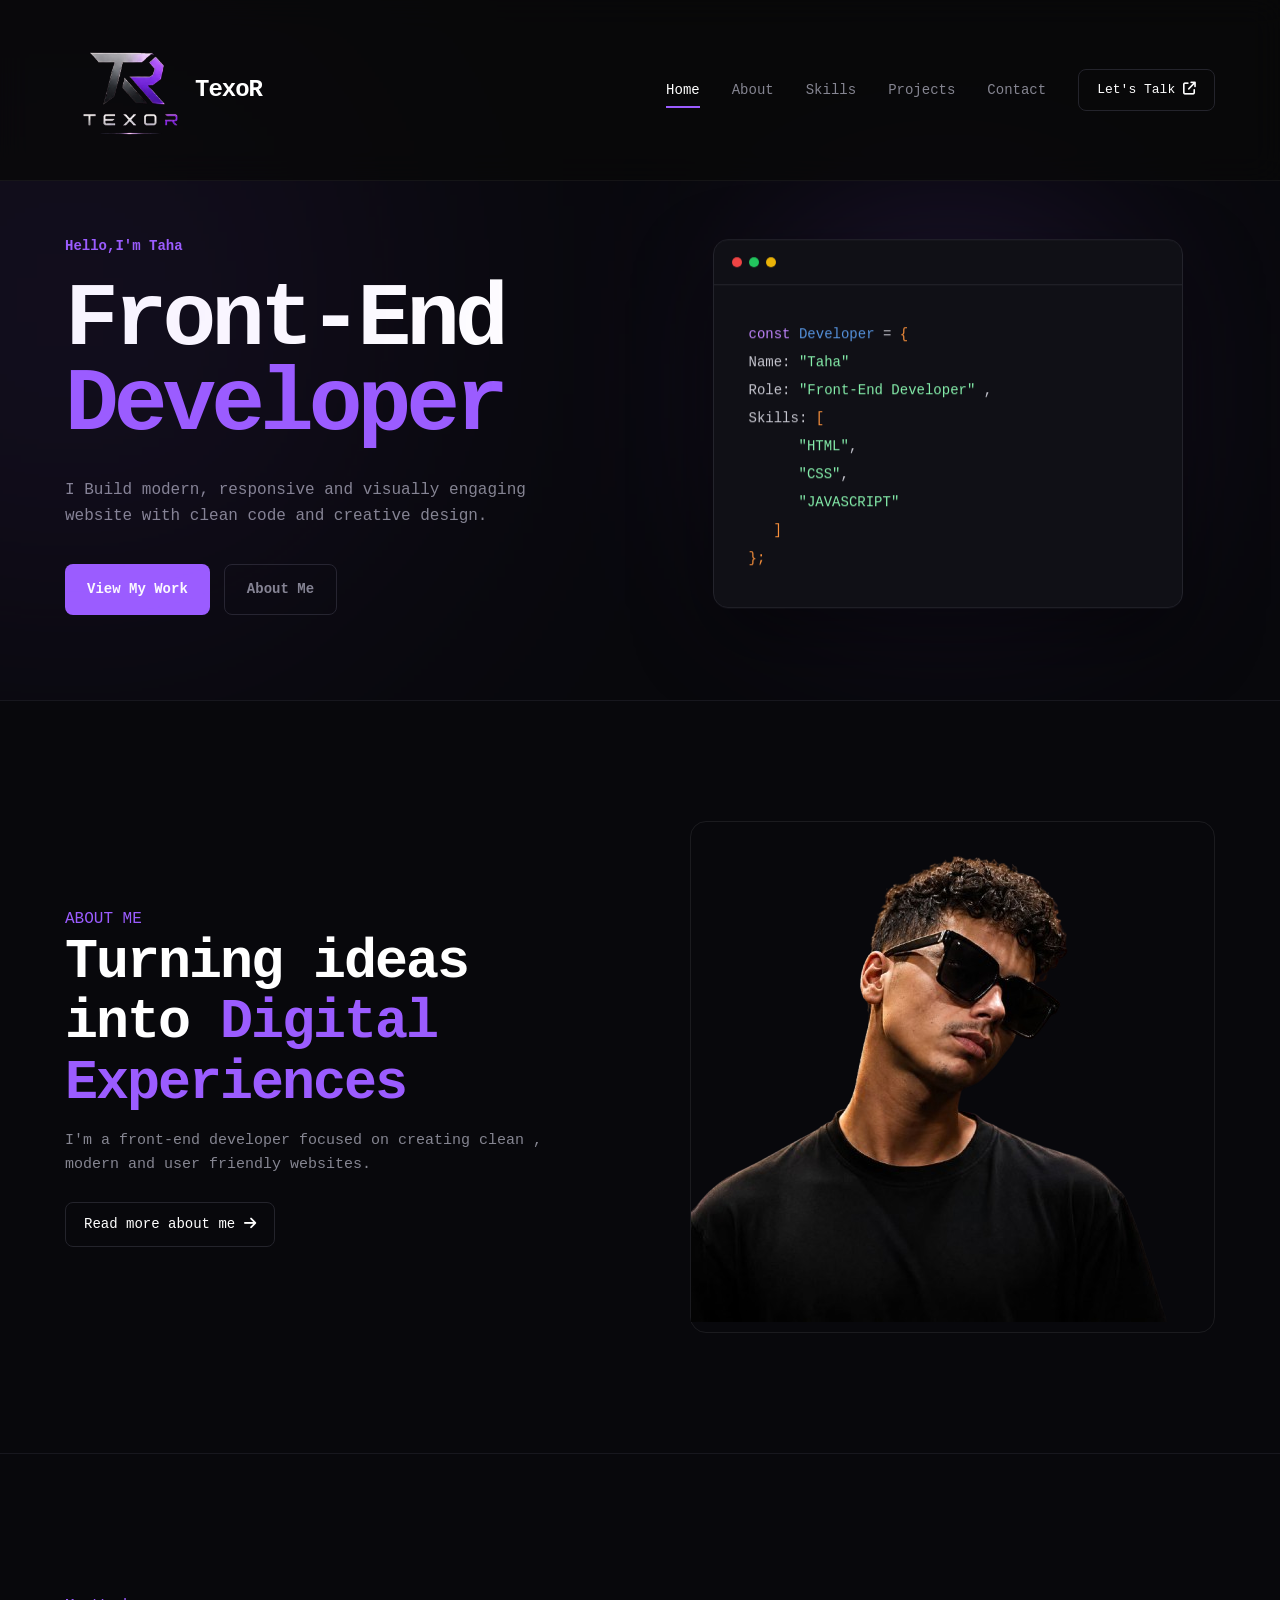
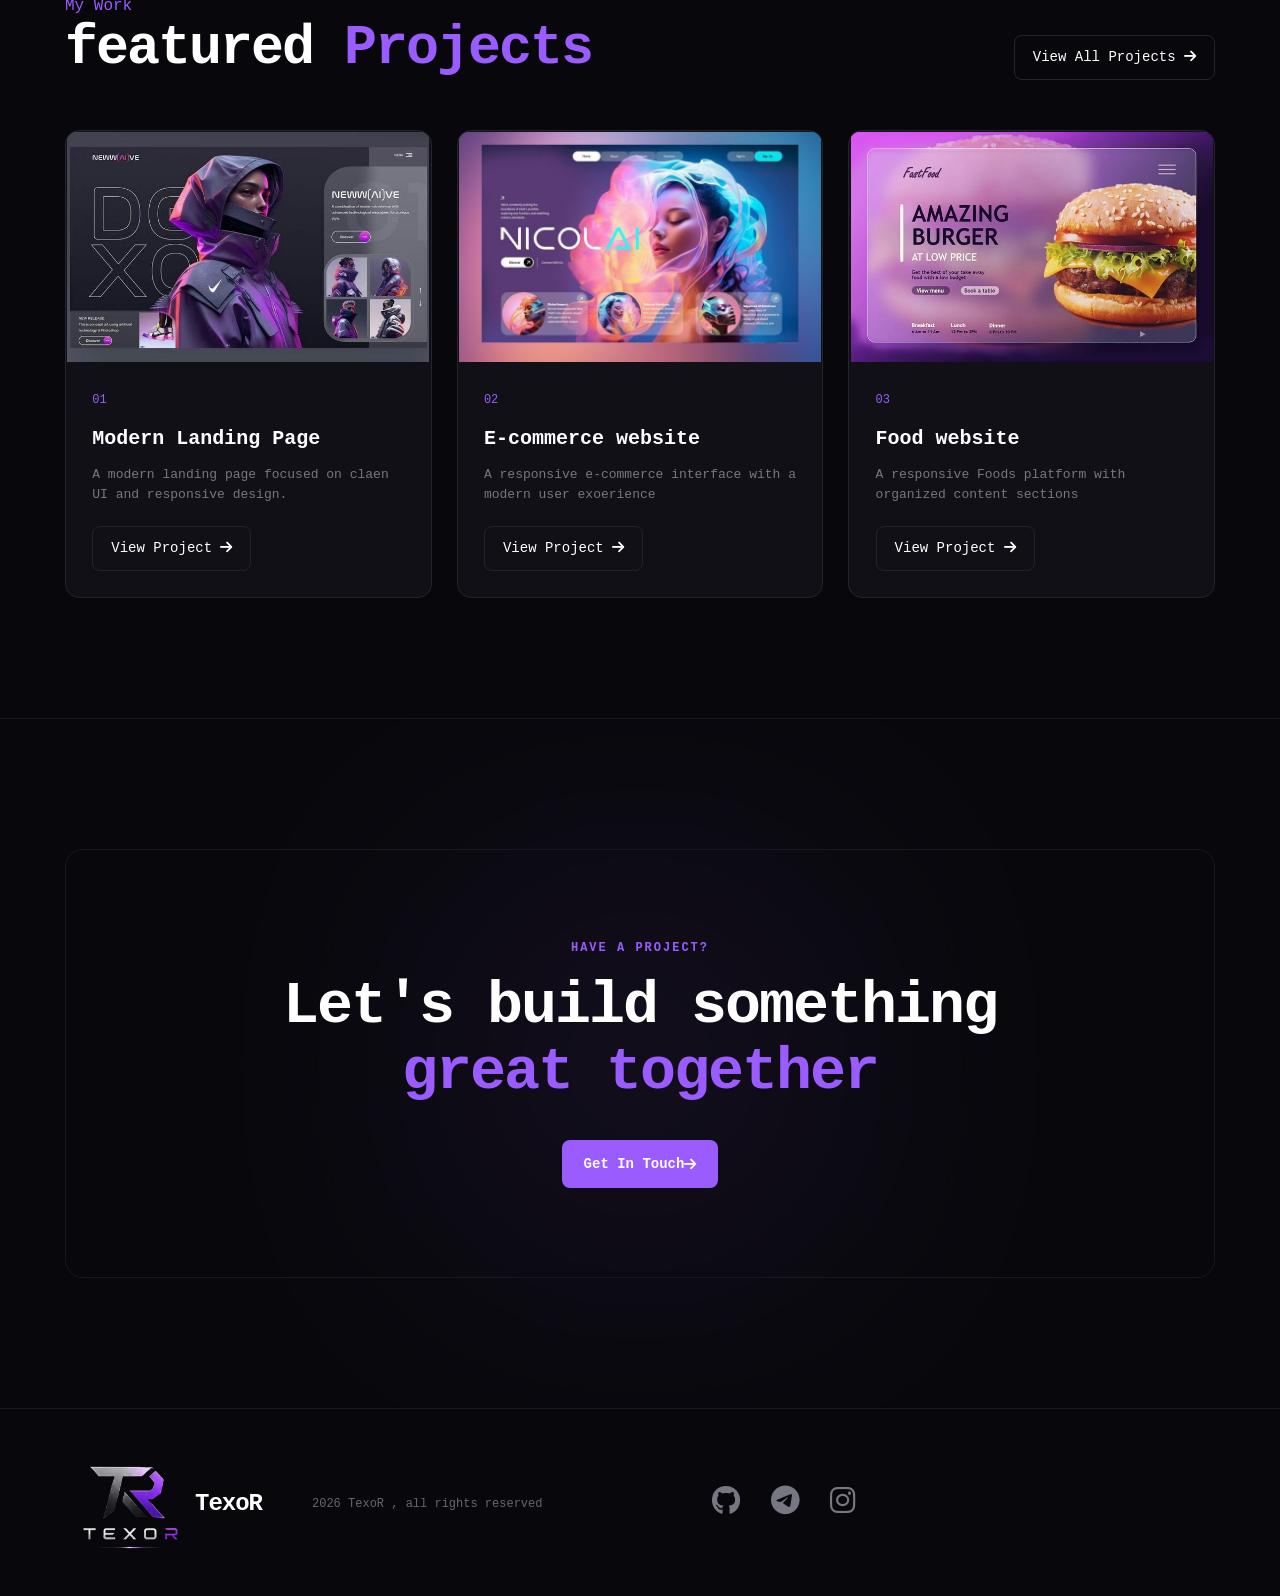
<file: index.html>
<!DOCTYPE html>
<html lang="en">

<head>
    <meta charset="UTF-8">
    <meta name="viewport" content="width=device-width, initial-scale=1.0">
    <meta http-equiv="refresh" content="0; url=html/home.html">
    <title>TexoR</title>
</head>

<body>

</body>

</html>
</file>
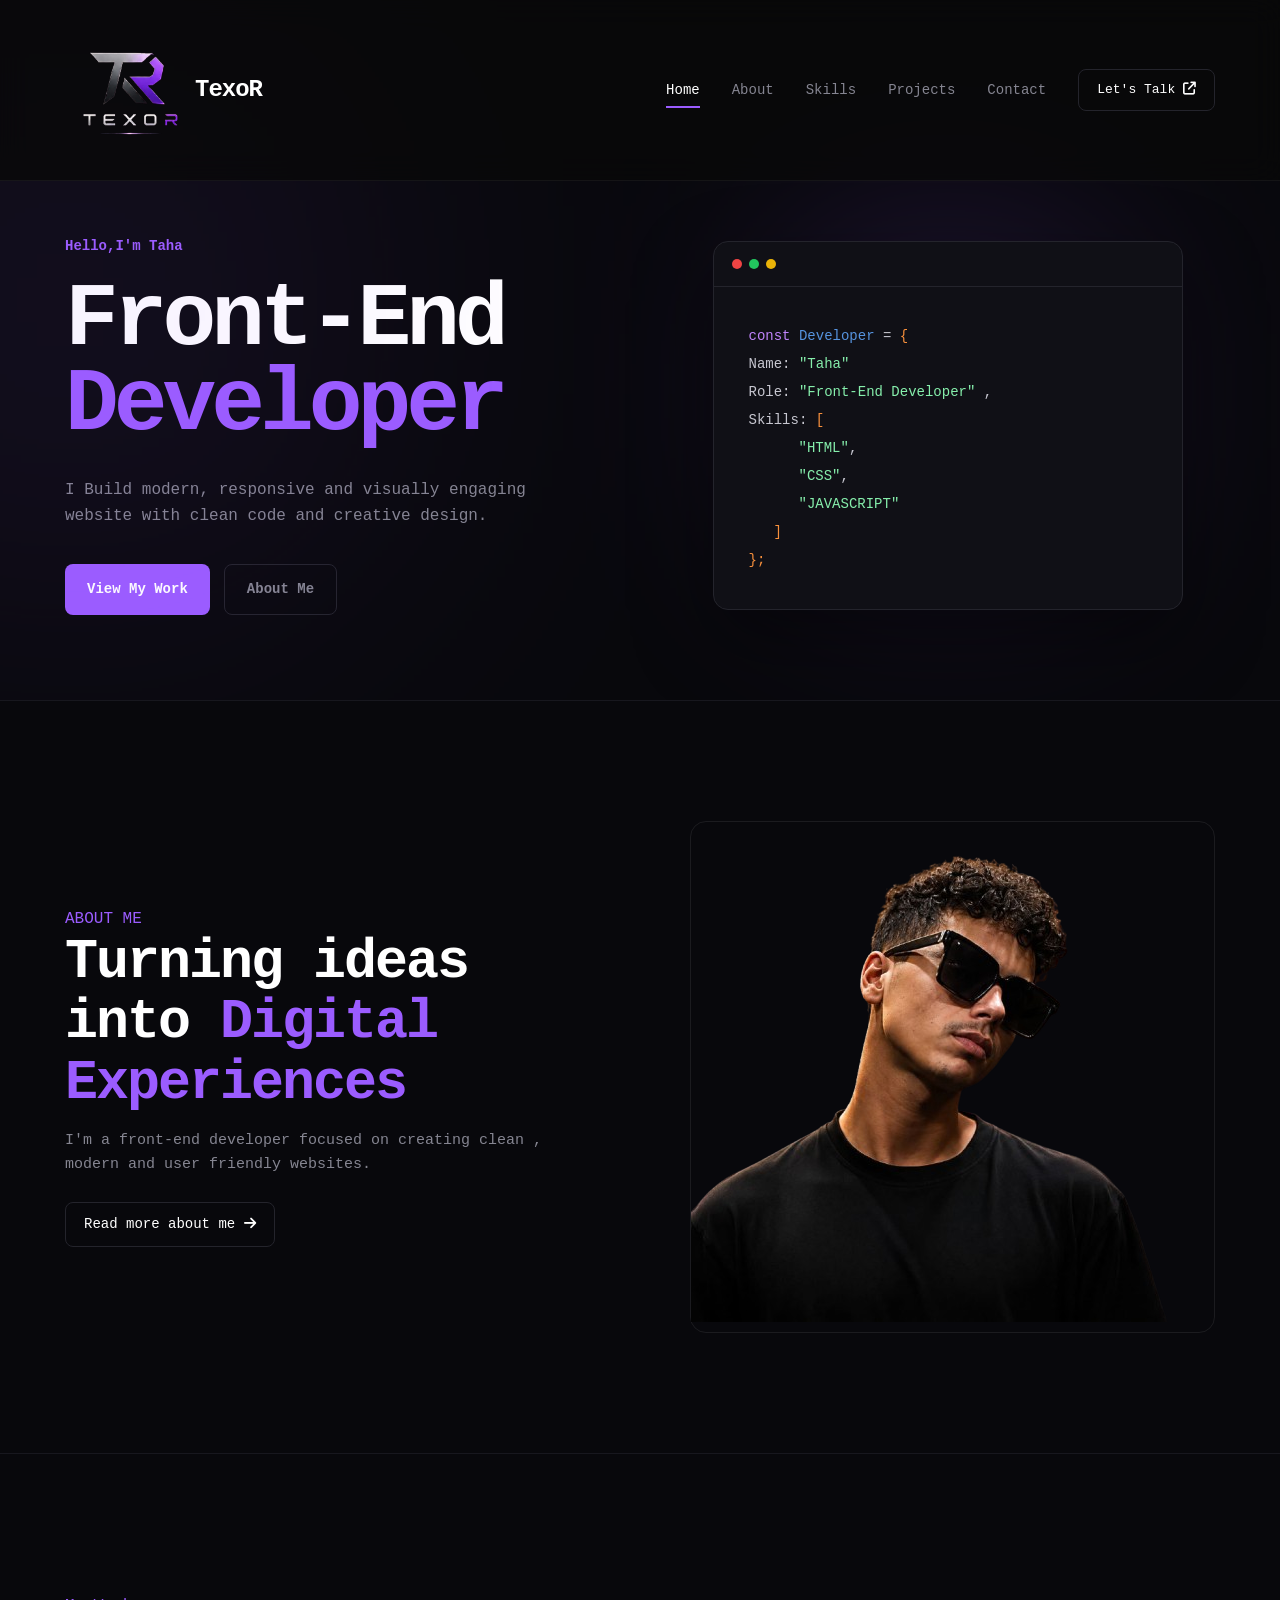
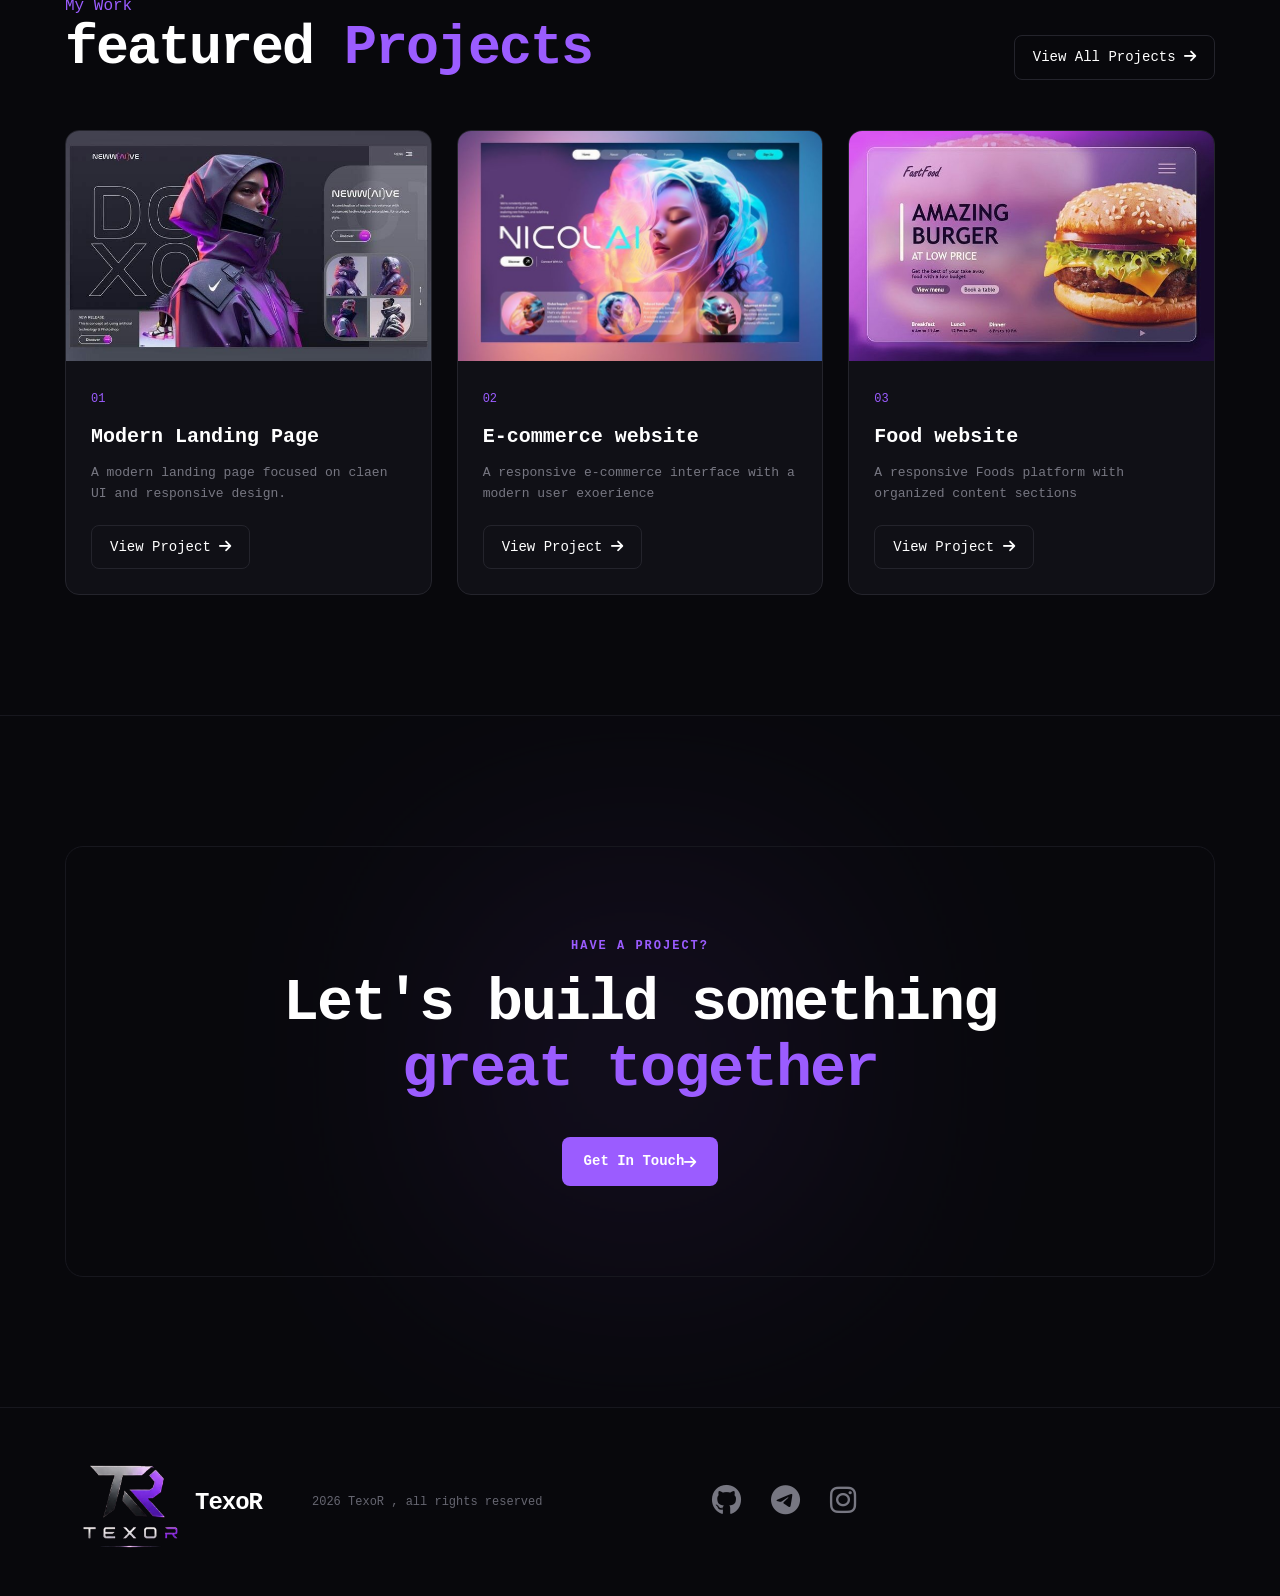
<file: html/home.html>
<!DOCTYPE html>
<html lang="en">

<head>
    <meta charset="UTF-8">
    <meta name="viewport" content="width=device-width, initial-scale=1.0">
    <link rel="stylesheet" href="https://cdnjs.cloudflare.com/ajax/libs/font-awesome/6.5.0/css/all.min.css">
    <link rel="stylesheet" href="../css/global.css">
    <link rel="stylesheet" href="../css/home.css">
    <title>TexoR portfolio | Home page</title>
</head>

<body>
    <!-------------------------
          header 
    --------------------------->
    <header class="header">
        <!-- =================== 
            navbar
        ======================== -->
        <nav class="navbar container">
            <!-- =================== 
                    logo
        ======================== -->
            <div class="logo__and__TexoR">

                <img src="../assets/My logo/TexoR icon.png" alt="logo">
                <a href="#" class="logo">TexoR</a>
            </div>

            <!-- =================== 
                 navigation menu
        ======================== -->
            <div class="nav__menu">
                <a href="html/home.html" class="nav__link active">
                    Home
                </a>

                <a href="pages/about.html" class="nav__link">
                    About
                </a>

                <a href="pages/skills.html" class="nav__link">
                    Skills
                </a>

                <a href="pages/projects.html" class="nav__link">
                    Projects
                </a>

                <a href="pages/contact.html" class="nav__link">
                    Contact
                </a>

                <a href="pages/contact.html" class="nav__button">
                    Let's Talk
                    <i class="fa-solid fa-arrow-up-right-from-square"></i>
                </a>

            </div>

            <button class="hamburger" aria-label="Open navigation menu">
                <span></span>
                <span></span>
                <span></span>

            </button>

        </nav>

    </header>

    <section class="hero">
        <div class="container hero__content">
            <!-- =================== 
                 hero text
        ======================== -->
            <div class="hero__text">
                <p class="eyebrow">
                    Hello,I'm Taha
                </p>

                <h1>Front-End
                    <span>Developer</span>
                </h1>

                <p class="hero__description">
                    I Build modern, responsive and visually engaging
                    website with clean code and creative design.
                </p>

                <div class="hero__action">
                    <a href="pages/projects.html" class="button primary">
                        View My Work
                    </a>

                    <a href="pages/about.html" class="button secondary">
                        About Me
                    </a>
                </div>
            </div>
            <!-- =================== 
                 code card
        ======================== -->
            <div class="hero__visual">

                <div class="code__card">

                    <div class="window__bar">
                        <span class="first__circle"></span>
                        <span class="second__circle"></span>
                        <span class="third__circle"></span>
                    </div>

                    <div class="code">
                        <p> <span class="purple">const
                            </span>
                            <span class="blue">Developer</span>
                            <span class="indent"> = </span>
                            <span class="yellow">{</span>


                        <p class="indent">
                            Name:
                            <span class="green">
                                "Taha"
                            </span>
                        </p>
                        <p class="indent">
                            Role:
                            <span class="green">
                                "Front-End Developer"
                            </span>
                            <span class="indent">,</span>
                        </p>
                        <p class="indent">
                            Skills:
                            <span class="yellow">
                                [
                            </span>
                        <p class="indent__2">
                            <span class="green">"HTML"</span>, <br>
                            <span class="green"> "CSS"</span>, <br>
                            <span class="green">"JAVASCRIPT"</span>
                        </p>
                        </p>
                        <span class="yellow__2">
                            ]
                        </span>
                        <p class="yellow">
                            };
                        </p>

                    </div>

                </div>

                <div class="glow"></div>
            </div>


        </div>

    </section>

    <!-- =================== 
                 About preview
        ======================== -->
    <section class="about__preview">

        <div class="container about__preview__content">

            <div class="about__preview__tittle">

                <p class="section__lable">
                    ABOUT ME
                </p>

                <h2>Turning ideas into
                    <span>Digital Experiences</span>
                </h2>

                <div class="about__preview__text">

                    <p>
                        I'm a front-end developer focused on creating
                        clean , modern and user friendly websites.
                    </p>
                    <a href="pages/about.html" class="text__link">
                        Read more about me <i class="fa-solid fa-arrow-right"></i>
                    </a>

                </div>
            </div>

            <div class="about__preview__img">
                <img src="../assets/My logo/My picture/TexoR-banner.png" alt="My image">

            </div>

        </div>

    </section>

    <!-- =================== 
                 projects preview
        ======================== -->
    <section class="projects__preview">

        <div class="container">
            <div class="section__heading">
                <div>
                    <p class="section__lable">
                        My Work
                    </p>

                    <h2>
                        featured <span>Projects</span>
                    </h2>

                </div>
                <a href="pages/projects.html" class="text__link">
                    View All Projects <i class="fa-solid fa-arrow-right"></i>
                </a>

            </div>

            <!-- =================== 
                 projects
        ======================== -->
            <div class="projects__grid">
                <!-- =================== 
                 project 01
        ======================== -->
                <article class="project__card">

                    <div class="project__img">
                        <img src="../assets/images/project-1.jpg" alt="project">

                    </div>

                    <div class="project__content">
                        <span class="project__number">
                            01
                        </span>

                        <h3>
                            Modern Landing Page
                        </h3>

                        <p>
                            A modern landing page focused on
                            claen UI and responsive design.
                        </p>

                        <a href="#" class="text__link">
                            View Project <i class="fa-solid fa-arrow-right"></i>
                        </a>
                    </div>

                </article>

                <!-- =================== 
                 project 02
        ======================== -->
                <article class="project__card">

                    <div class="project__img">
                        <img src="../assets/images/project-2.jpg" alt="project">

                    </div>

                    <div class="project__content">
                        <span class="project__number">
                            02
                        </span>

                        <h3>
                            E-commerce website
                        </h3>

                        <p>
                            A responsive e-commerce interface
                            with a modern user exoerience
                        </p>

                        <a href="#" class="text__link">
                            View Project <i class="fa-solid fa-arrow-right"></i>
                        </a>
                    </div>

                </article>
                <!-- =================== 
                 project 03
        ======================== -->
                <article class="project__card">

                    <div class="project__img">
                        <img src="../assets/images/project-3.jpg" alt="project">

                    </div>

                    <div class="project__content">
                        <span class="project__number">
                            03
                        </span>

                        <h3>
                            Food website
                        </h3>

                        <p>
                            A responsive Foods platform with
                            organized content sections
                        </p>

                        <a href="#" class="text__link">
                            View Project <i class="fa-solid fa-arrow-right"></i>
                        </a>
                    </div>

                </article>

            </div>

        </div>

    </section>

    <section class="cta">
        <div class="container cta__content">

            <p class="section-label">
                HAVE A PROJECT?
            </p>

            <h2>
                Let's build something
                <span>great together</span>
            </h2>

            <a href="pages/contact.html" class="button primary">
                Get In Touch <i class="fa-solid fa-arrow-right"></i>
            </a>
        </div>

    </section>

    <!-- =================== 
                 Footer
        ======================== -->
    <footer class="footer">

        <div class="container footer__content">

            <!-- =================== 
                 logo
        ======================== -->
            <div class="logo__and__TexoR">

                <img src="../assets/My logo/TexoR icon.png" alt="logo">
                <a href="#" class="logo">TexoR</a>
                <!-- =================== 
                 copy right
        ======================== -->
                <p class="copy__right">
                    2026 TexoR , all rights reserved
                </p>

                <!-- =================== 
                 footer link
        ======================== -->
                <div class="footer__links">
                    <a href="https://github.com/tahagolestani/TexoR" target="_blank" rel="noopener noreferrer"
                        aria-label="GitHub">
                        <i class="fa-brands fa-github"></i>
                    </a>

                    <a href="https://t.me/TexoR_TR" target="_blank" rel="noopener noreferrer">
                        <i class="fa-brands fa-telegram"></i>
                    </a>

                    <a href="https://www.instagram.com/real_taha8/" target="_blank" rel="noopener noreferrer">
                        <i class="fa-brands fa-instagram"></i>
                    </a>
                </div>
            </div>

        </div>
    </footer>

    <script src="../Js/main.js"></script>

</body>

</html>
</file>
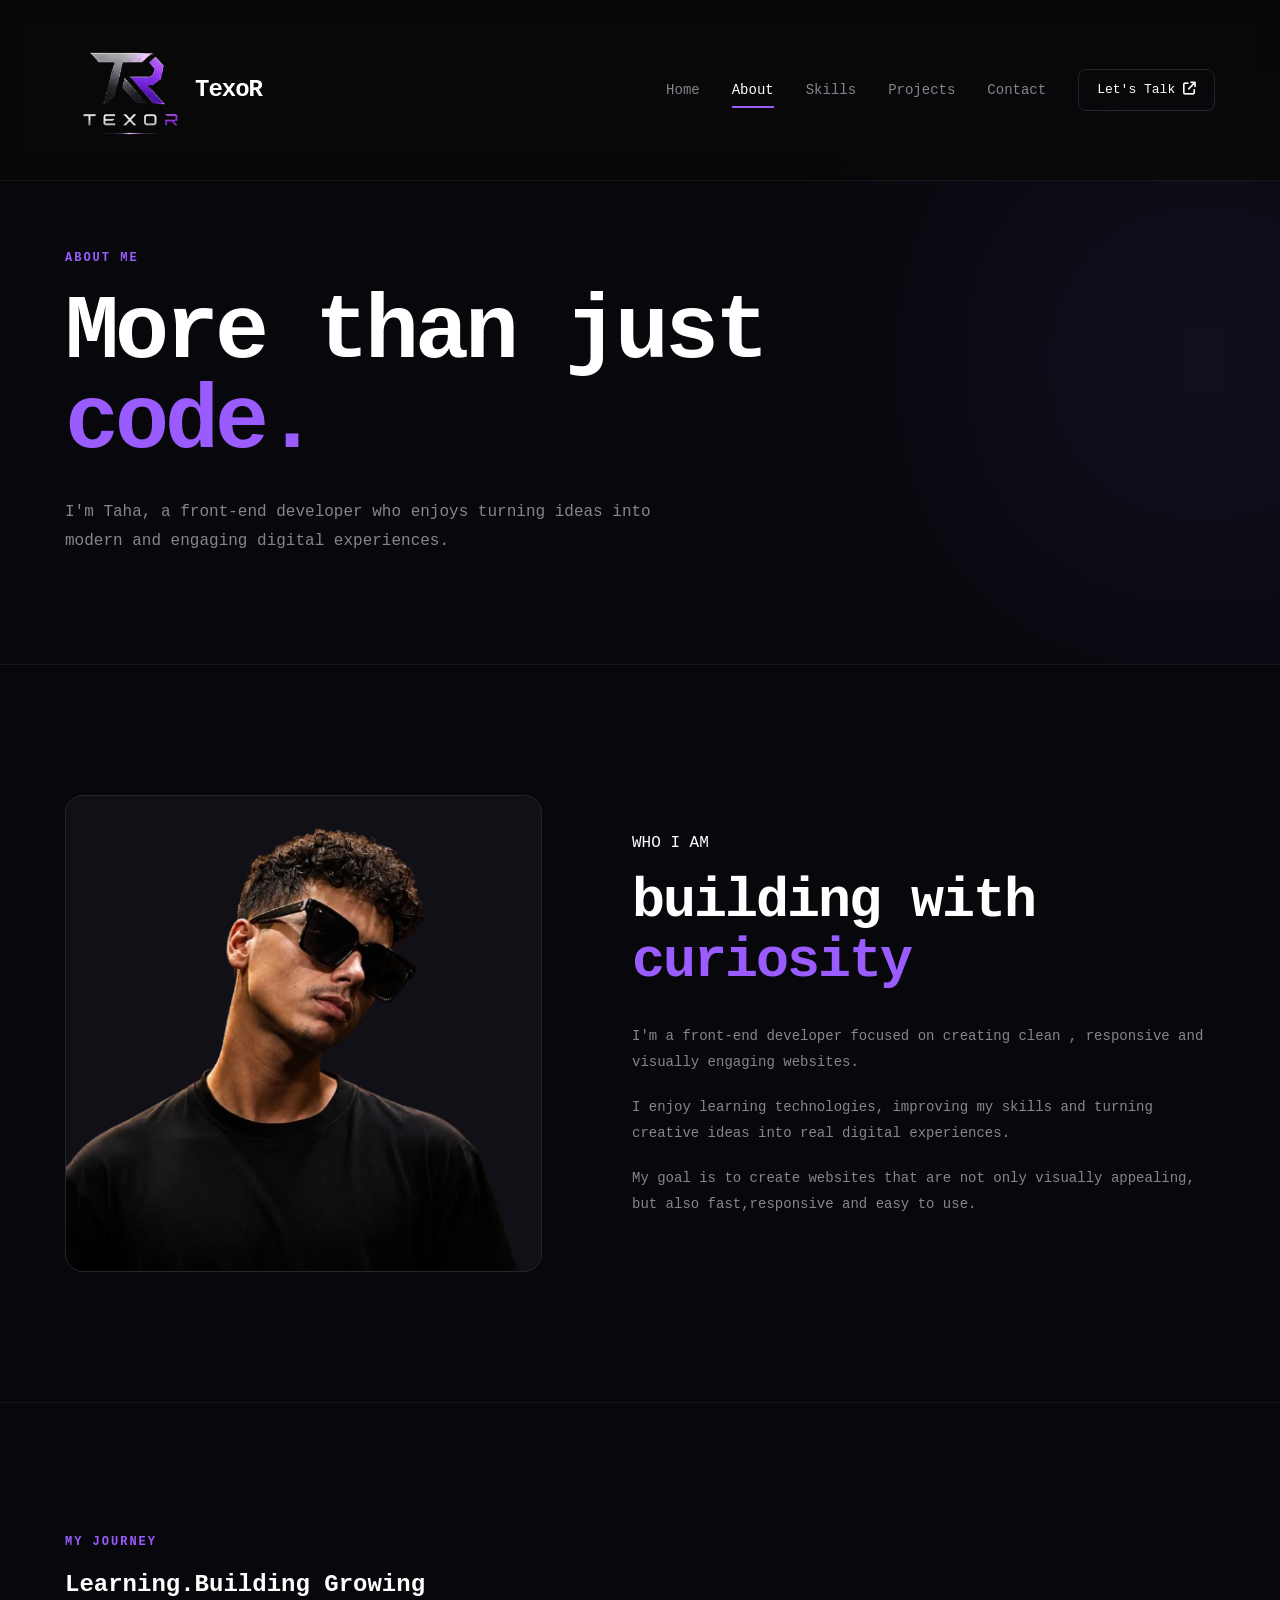
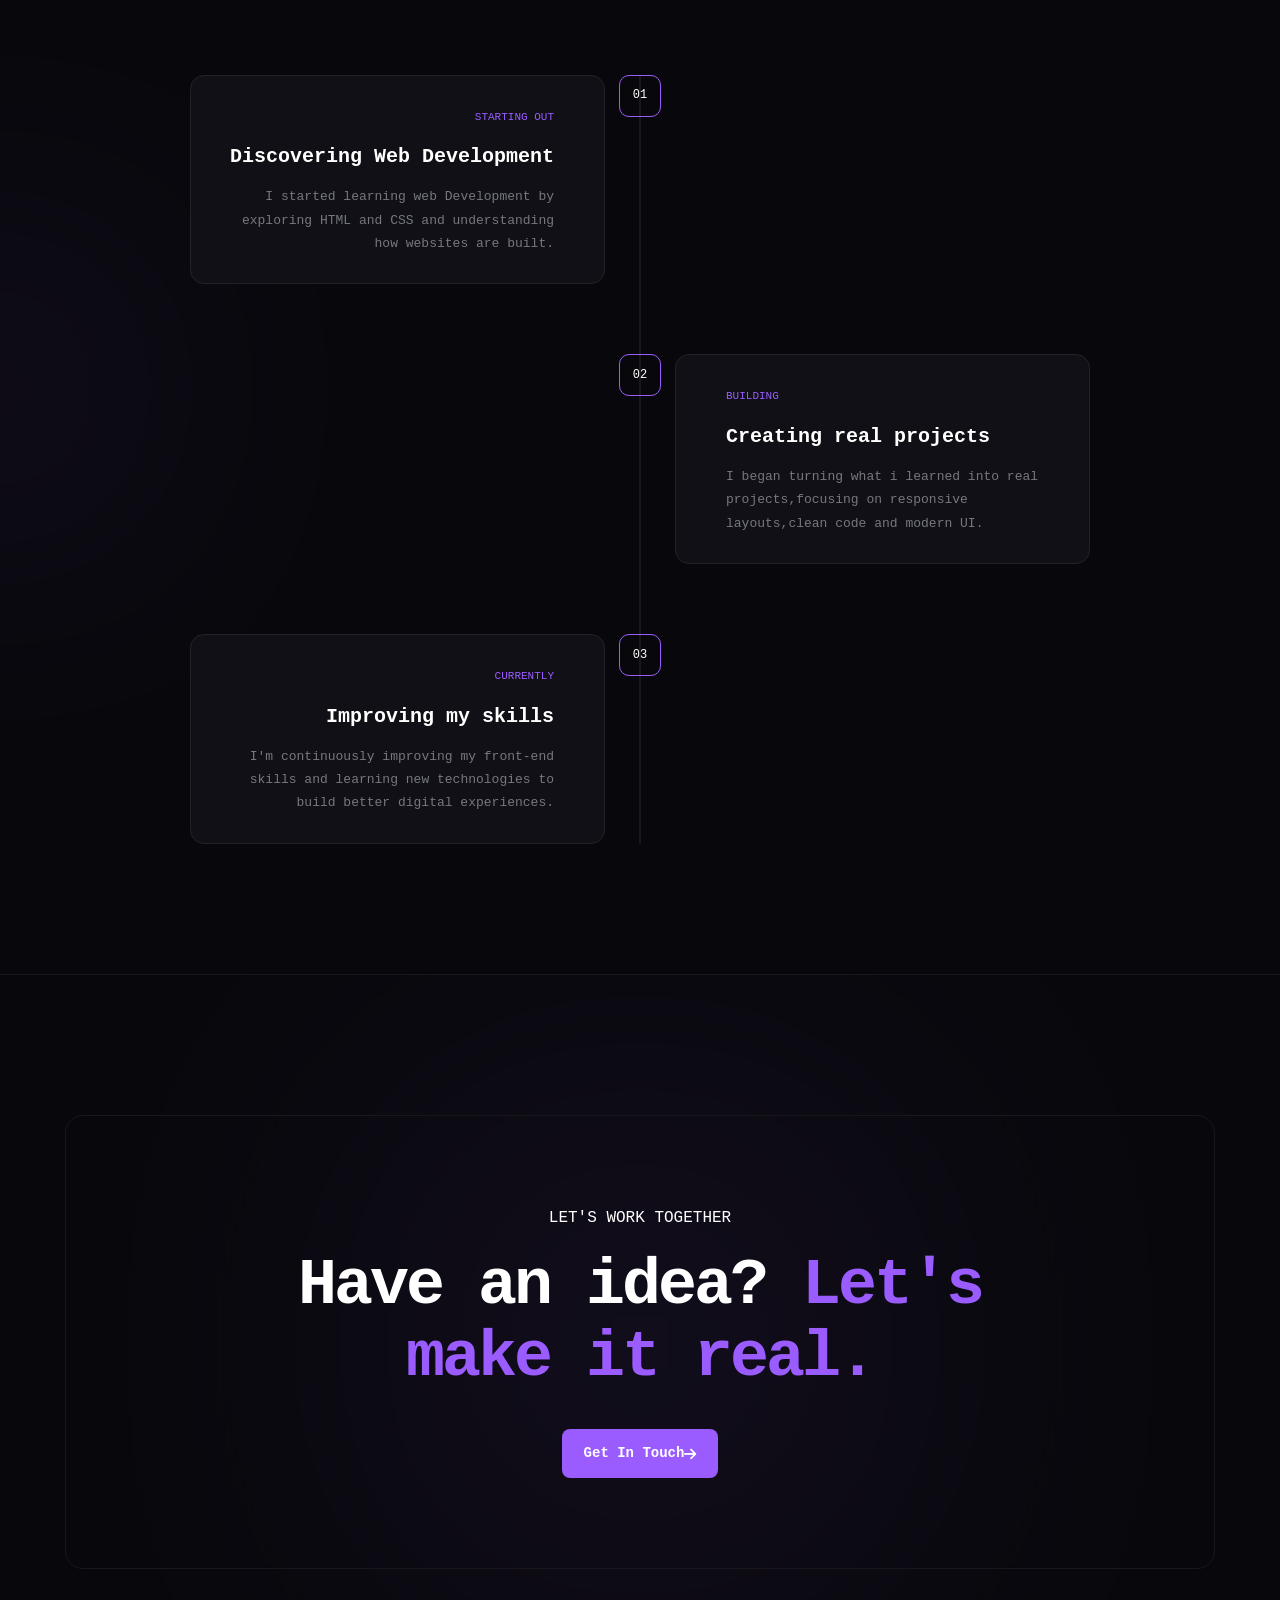
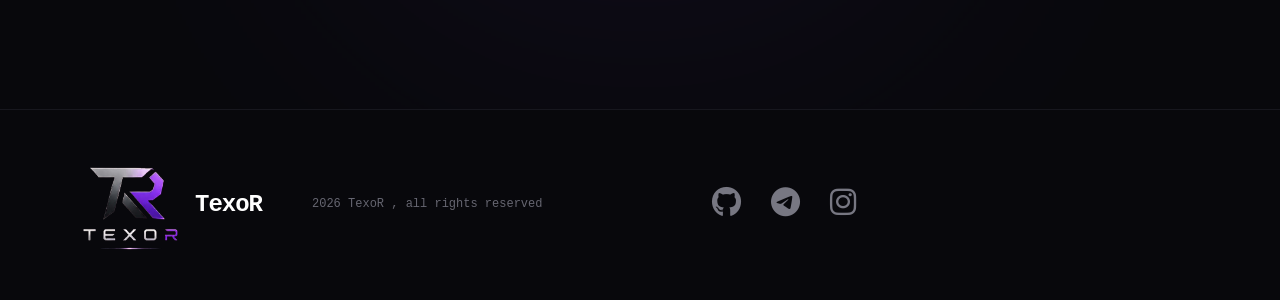
<file: html/pages/about.html>
<!DOCTYPE html>
<html lang="en">

<head>
    <meta charset="UTF-8">
    <meta name="viewport" content="width=device-width, initial-scale=1.0">
    <link rel="stylesheet" href="https://cdnjs.cloudflare.com/ajax/libs/font-awesome/6.5.0/css/all.min.css">
    <link rel="stylesheet" href="../../css/global.css">
    <link rel="stylesheet" href="../../css/about.css">
    <title>TexoR portfolio | about page</title>
</head>

<body>
    <!-------------------------
          header 
    --------------------------->
    <header class="header">
        <!-- =================== 
            navbar
        ======================== -->
        <nav class="navbar container">
            <!-- =================== 
                    logo
        ======================== -->
            <div class="logo__and__TexoR">

                <img src="../../assets/My logo/TexoR icon.png" alt="logo">
                <a href="#" class="logo">TexoR</a>
            </div>

            <!-- =================== 
                 navigation menu
        ======================== -->
            <div class="nav__menu">
                <a href="../home.html" class="nav__link">
                    Home
                </a>

                <a href="about.html" class="nav__link active">
                    About
                </a>

                <a href="skills.html" class="nav__link">
                    Skills
                </a>

                <a href="projects.html" class="nav__link">
                    Projects
                </a>

                <a href="contact.html" class="nav__link">
                    Contact
                </a>

                <a href="contact.html" class="nav__button">
                    Let's Talk
                    <i class="fa-solid fa-arrow-up-right-from-square"></i>
                </a>

            </div>


            <button class="hamburger" aria-label="Open navigation menu">
                <span></span>
                <span></span>
                <span></span>

            </button>

        </nav>

    </header>

    <main>
        <!-- =================== 
                 about hero
        ======================== -->
        <section class="about__hero">

            <div class="container about__hero__content">

                <p class="section-label">
                    ABOUT ME
                </p>

                <h1>
                    More than just
                    <span>code.</span>
                </h1>

                <p class="about__hero__description">
                    I'm Taha, a front-end developer who enjoys
                    turning ideas into modern and engaging digital
                    experiences.
                </p>

            </div>

        </section>

        <!-- =================== 
                 About me
        ======================== -->
        <section class="about__me">

            <div class="container about__me__content">

                <div class="about__me__img">
                    <img src="../../assets/My logo/My picture/TexoR-banner.png" alt="TexoR picture">
                </div>

                <div class="about__me__text">
                    <p class="section__lable">
                        WHO I AM
                    </p>
                    <h2>
                        building with
                        <span>curiosity</span>
                    </h2>

                    <p>
                        I'm a front-end developer focused on
                        creating clean , responsive and visually
                        engaging websites.
                    </p>

                    <p>
                        I enjoy learning technologies,
                        improving my skills and turning creative
                        ideas into real digital experiences.
                    </p>

                    <p>
                        My goal is to create websites
                        that are not only visually appealing,
                        but also fast,responsive and easy to use.
                    </p>

                </div>

            </div>

        </section>

        <!-- =================== 
                 My journey
        ======================== -->
        <section class="journey">

            <div class="container">

                <div class="section__heading">

                    <div>
                        <p class="section-label">
                            MY JOURNEY
                        </p>

                        <h2>
                            Learning.Building
                            <span>Growing</span>
                        </h2>
                    </div>
                </div>

                <div class="journey__timeline">

                    <!-- =================== 
                 journey 01
        ======================== -->
                    <article class="journey__item">
                        <span class="journey__number">
                            01
                        </span>

                        <div class="journey__content">

                            <span class="journey__date">
                                STARTING OUT
                            </span>

                            <h3>
                                Discovering Web Development
                            </h3>

                            <p>
                                I started learning web Development
                                by exploring HTML and CSS and
                                understanding how websites are built.
                            </p>

                        </div>

                    </article>
                    <!-- =================== 
                 journey 02
        ======================== -->
                    <article class="journey__item">
                        <span class="journey__number">
                            02
                        </span>

                        <div class="journey__content">

                            <span class="journey__date">
                                BUILDING
                            </span>

                            <h3>
                                Creating real projects
                            </h3>

                            <p>
                                I began turning what i learned into
                                real projects,focusing on responsive
                                layouts,clean code and modern UI.
                            </p>

                        </div>

                    </article>
                    <!-- =================== 
                 journey 03
        ======================== -->

                    <article class="journey__item">
                        <span class="journey__number">
                            03
                        </span>

                        <div class="journey__content">

                            <span class="journey__date">
                                CURRENTLY
                            </span>

                            <h3>
                                Improving my skills
                            </h3>

                            <p>
                                I'm continuously improving my front-end
                                skills and learning new technologies
                                to build better digital experiences.
                            </p>

                        </div>

                    </article>

                </div>
            </div>

        </section>
        <!-- =================== 
                 about cta
        ======================== -->

        <section class="about__cta">

            <div class="container about__cta__content">

                <p>
                    LET'S WORK TOGETHER
                </p>

                <h2>
                    Have an idea?
                    <span>Let's make it real.</span>
                </h2>

                <a href="contact.html" class="button primary">
                    Get In Touch <i class="fa-solid fa-arrow-right"></i>
                </a>

            </div>

        </section>

    </main>

    <!-- =================== 
                 Footer
        ======================== -->
    <footer class="footer">

        <div class="container footer__content">

            <!-- =================== 
                 ligo
        ======================== -->
            <div class="logo__and__TexoR">

                <img src="../../assets/My logo/TexoR icon.png" alt="logo">
                <a href="#" class="logo">TexoR</a>
                <!-- =================== 
                 copy right
        ======================== -->
                <p class="copy__right">
                    2026 TexoR , all rights reserved
                </p>

                <!-- =================== 
                 footer link
        ======================== -->
                <div class="footer__links">
                    <a href="https://github.com/tahagolestani/TexoR" target="_blank" rel="noopener noreferrer"
                        aria-label="GitHub">
                        <i class="fa-brands fa-github"></i>
                    </a>

                    <a href="https://t.me/TexoR_TR" target="_blank" rel="noopener noreferrer">
                        <i class="fa-brands fa-telegram"></i>
                    </a>

                    <a href="https://www.instagram.com/real_taha8/" target="_blank" rel="noopener noreferrer">
                        <i class="fa-brands fa-instagram"></i>
                    </a>
                </div>

            </div>

        </div>

    </footer>

    <script src="../../Js/main.js"></script>

</body>

</html>
</file>
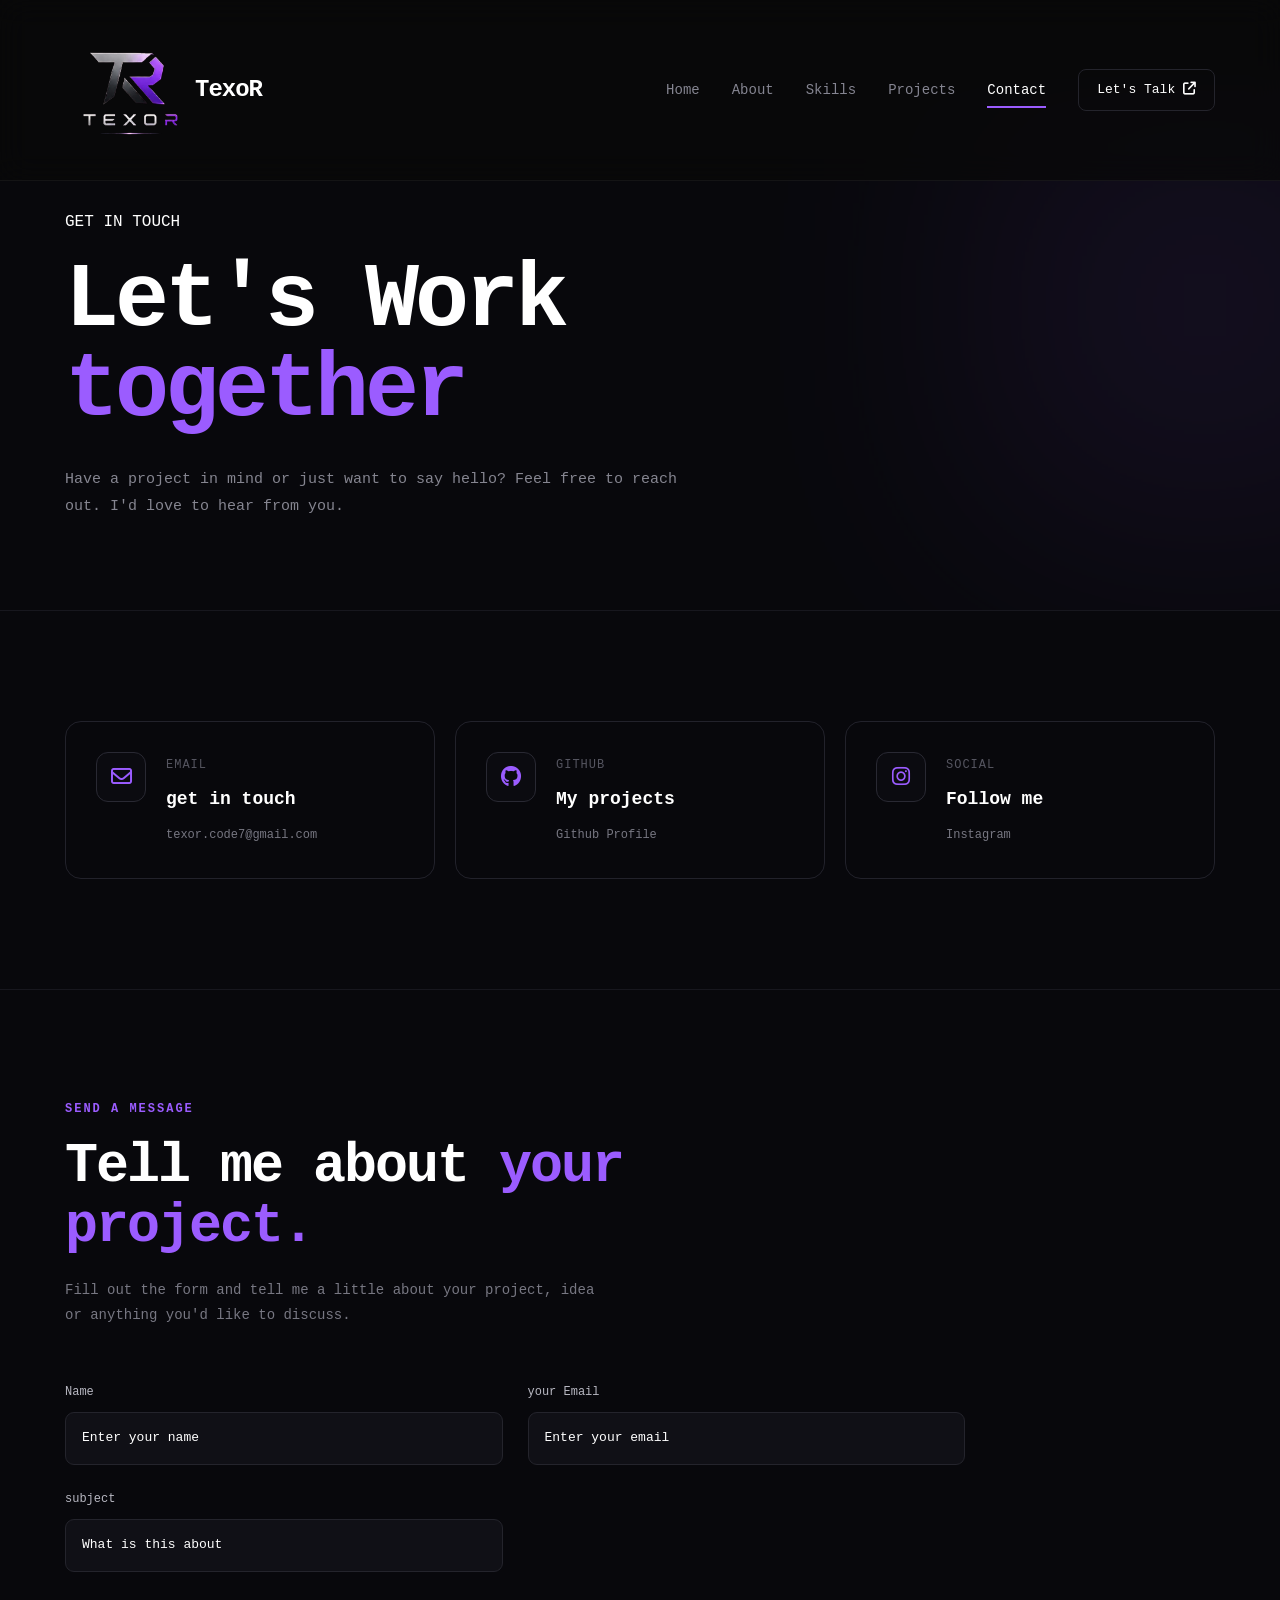
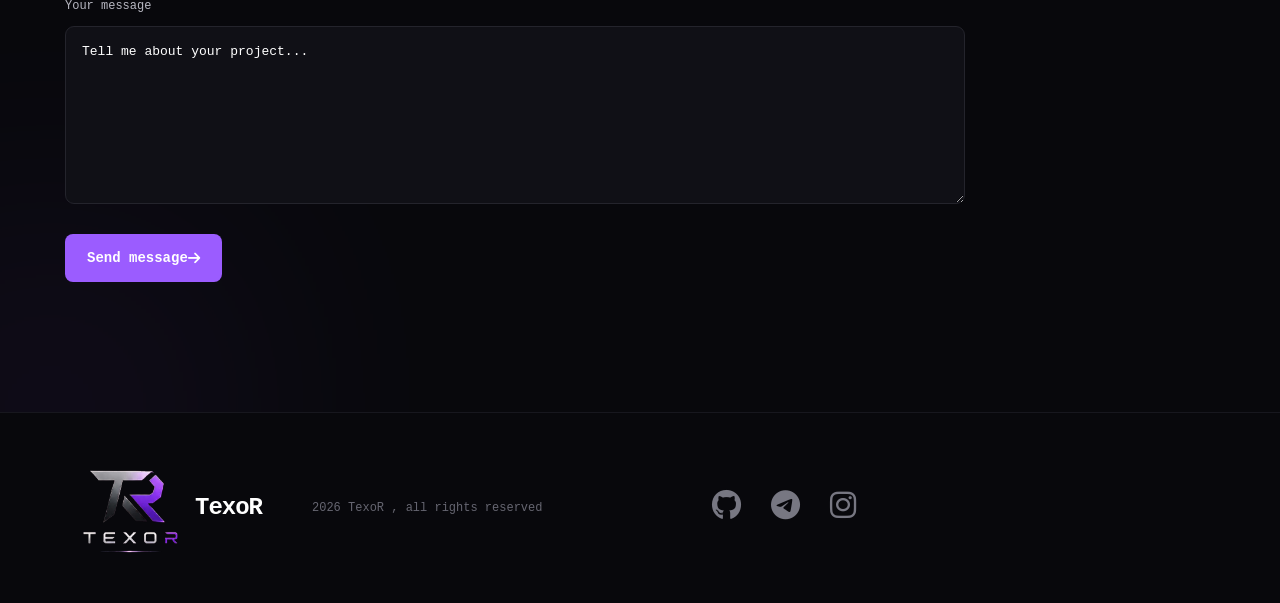
<file: html/pages/contact.html>
<!DOCTYPE html>
<html lang="en">

<head>
    <meta charset="UTF-8">
    <meta name="viewport" content="width=device-width, initial-scale=1.0">
    <link rel="stylesheet" href="../../css/global.css">
    <link rel="stylesheet" href="https://cdnjs.cloudflare.com/ajax/libs/font-awesome/6.5.0/css/all.min.css">
    <link rel="stylesheet" href="../../css/contact.css">
    <title>TexoR portfolio | contact page</title>
</head>

<body>
    <!-------------------------
          header 
    --------------------------->
    <header class="header">
        <!-- =================== 
            navbar
        ======================== -->
        <nav class="navbar container">
            <!-- =================== 
                    logo
        ======================== -->
            <div class="logo__and__TexoR">

                <img src="../../assets/My logo/TexoR icon.png" alt="logo">
                <a href="#" class="logo">TexoR</a>
            </div>

            <!-- =================== 
                 navigation menu
        ======================== -->
            <div class="nav__menu">
                <a href="../home.html" class="nav__link">
                    Home
                </a>

                <a href="about.html" class="nav__link">
                    About
                </a>

                <a href="skills.html" class="nav__link">
                    Skills
                </a>

                <a href="projects.html" class="nav__link">
                    Projects
                </a>

                <a href="contact.html" class="nav__link active">
                    Contact
                </a>

                <a href="contact.html" class="nav__button">
                    Let's Talk
                    <i class="fa-solid fa-arrow-up-right-from-square"></i>
                </a>

            </div>


            <button class="hamburger" aria-label="Open navigation menu">
                <span></span>
                <span></span>
                <span></span>

            </button>

        </nav>

    </header>

    <main>
        <!-- =================== 
                 contact hero
        ======================== -->
        <section class="contact__hero">

            <div class="container contact__hero__content">

                <p>
                    GET IN TOUCH
                </p>

                <h1>
                    Let's Work
                    <span>together</span>
                </h1>

                <p class="contact__hero__description">
                    Have a project in mind or just want to say hello?
                    Feel free to reach out. I'd love to hear from you.
                </p>

            </div>

        </section>

        <!-- =================== 
                 contact info
        ======================== -->
        <section class="contact__info">

            <div class="container contact__info__grid">

                <!-- =================== 
                 Email
        ======================== -->
                <article class="contact__card">

                    <div class="contact__icon">

                        <i class="fa-regular fa-envelope"></i>

                    </div>

                    <div>

                        <span class="contact__lable">
                            EMAIL
                        </span>

                        <h3>
                            get in touch
                        </h3>

                        <a href="#">
                            texor.code7@gmail.com
                        </a>

                    </div>

                </article>

                <!-- =================== 
                 git hub
        ======================== -->
                <article class="contact__card">

                    <div class="contact__icon">

                        <i class="fa-brands fa-github"></i>

                    </div>

                    <div>

                        <span class="contact__lable">
                            GITHUB
                        </span>

                        <h3>
                            My projects
                        </h3>

                        <a href="https://github.com/tahagolestani/TexoR" target="_blank">
                            Github Profile
                        </a>

                    </div>

                </article>
                <!-- =================== 
                 social
        ======================== -->

                <article class="contact__card">

                    <div class="contact__icon">

                        <i class="fa-brands fa-instagram"></i>

                    </div>

                    <div>

                        <span class="contact__lable">
                            SOCIAL
                        </span>

                        <h3>
                            Follow me
                        </h3>

                        <a href="https://www.instagram.com/real_taha8/" target="_blank">
                            Instagram
                        </a>

                    </div>

                </article>

            </div>

        </section>

        <section class="contact__form">

            <div class="container contact__form__content">
                <!-- =================== 
                 form heading
        ======================== -->
                <div class="contact__form__heading">

                    <p class="section-label">
                        SEND A MESSAGE
                    </p>

                    <h2>

                        Tell me about
                        <span>your project.</span>

                    </h2>

                    <p>
                        Fill out the form and tell me a little about
                        your project, idea or anything you'd like to discuss.
                    </p>

                </div>

                <!-- =================== 
                 form
        ======================== -->
                <form class="form">
                    <!-- =================== 
                 name
        ======================== -->
                    <div class="form__group">
                        <label for="name">
                            Name
                        </label>

                        <input type="text" id="name" name="name" placeholder="Enter your name" required>

                    </div>
                    <!-- =================== 
                 email
        ======================== -->
                    <div class="form__group">
                        <label for="email">
                            your Email
                        </label>

                        <input type="email" id="email" name="email" placeholder="Enter your email" required>

                    </div>
                    <!-- =================== 
                 subject
        ======================== -->
                    <div class="form__group">
                        <label for="subject">
                            subject
                        </label>

                        <input type="text" id="subject" name="subject" placeholder="What is this about">

                    </div>
                    <!-- =================== 
                 message
        ======================== -->
                    <div class="form__group form__group--full">
                        <label for="message">
                            Your message
                        </label>

                        <textarea name="message" id="message" rows="7"
                            placeholder="Tell me about your project..."></textarea>

                    </div>

                    <div class="form__submit">

                        <button type="submit" class="button primary">
                            Send message

                            <i class="fa-solid fa-arrow-right"></i>
                        </button>

                    </div>

                </form>

            </div>

        </section>

    </main>
    <!-- =================== 
                 Footer
        ======================== -->
    <footer class="footer">

        <div class="container footer__content">

            <!-- =================== 
                 logo
        ======================== -->
            <div class="logo__and__TexoR">

                <img src="../../assets/My logo/TexoR icon.png" alt="logo">
                <a href="#" class="logo">TexoR</a>
                <!-- =================== 
                 copy right
        ======================== -->
                <p class="copy__right">
                    2026 TexoR , all rights reserved
                </p>

                <!-- =================== 
                 footer link
        ======================== -->
                <div class="footer__links">
                    <a href="https://github.com/tahagolestani/TexoR" target="_blank" rel="noopener noreferrer"
                        aria-label="GitHub">
                        <i class="fa-brands fa-github"></i>
                    </a>

                    <a href="https://t.me/TexoR_TR" target="_blank" rel="noopener noreferrer">
                        <i class="fa-brands fa-telegram"></i>
                    </a>

                    <a href="https://www.instagram.com/real_taha8/" target="_blank" rel="noopener noreferrer">
                        <i class="fa-brands fa-instagram"></i>
                    </a>
                </div>

            </div>

        </div>

    </footer>

    <script src="../../Js/main.js"></script>

</body>

</html>
</file>
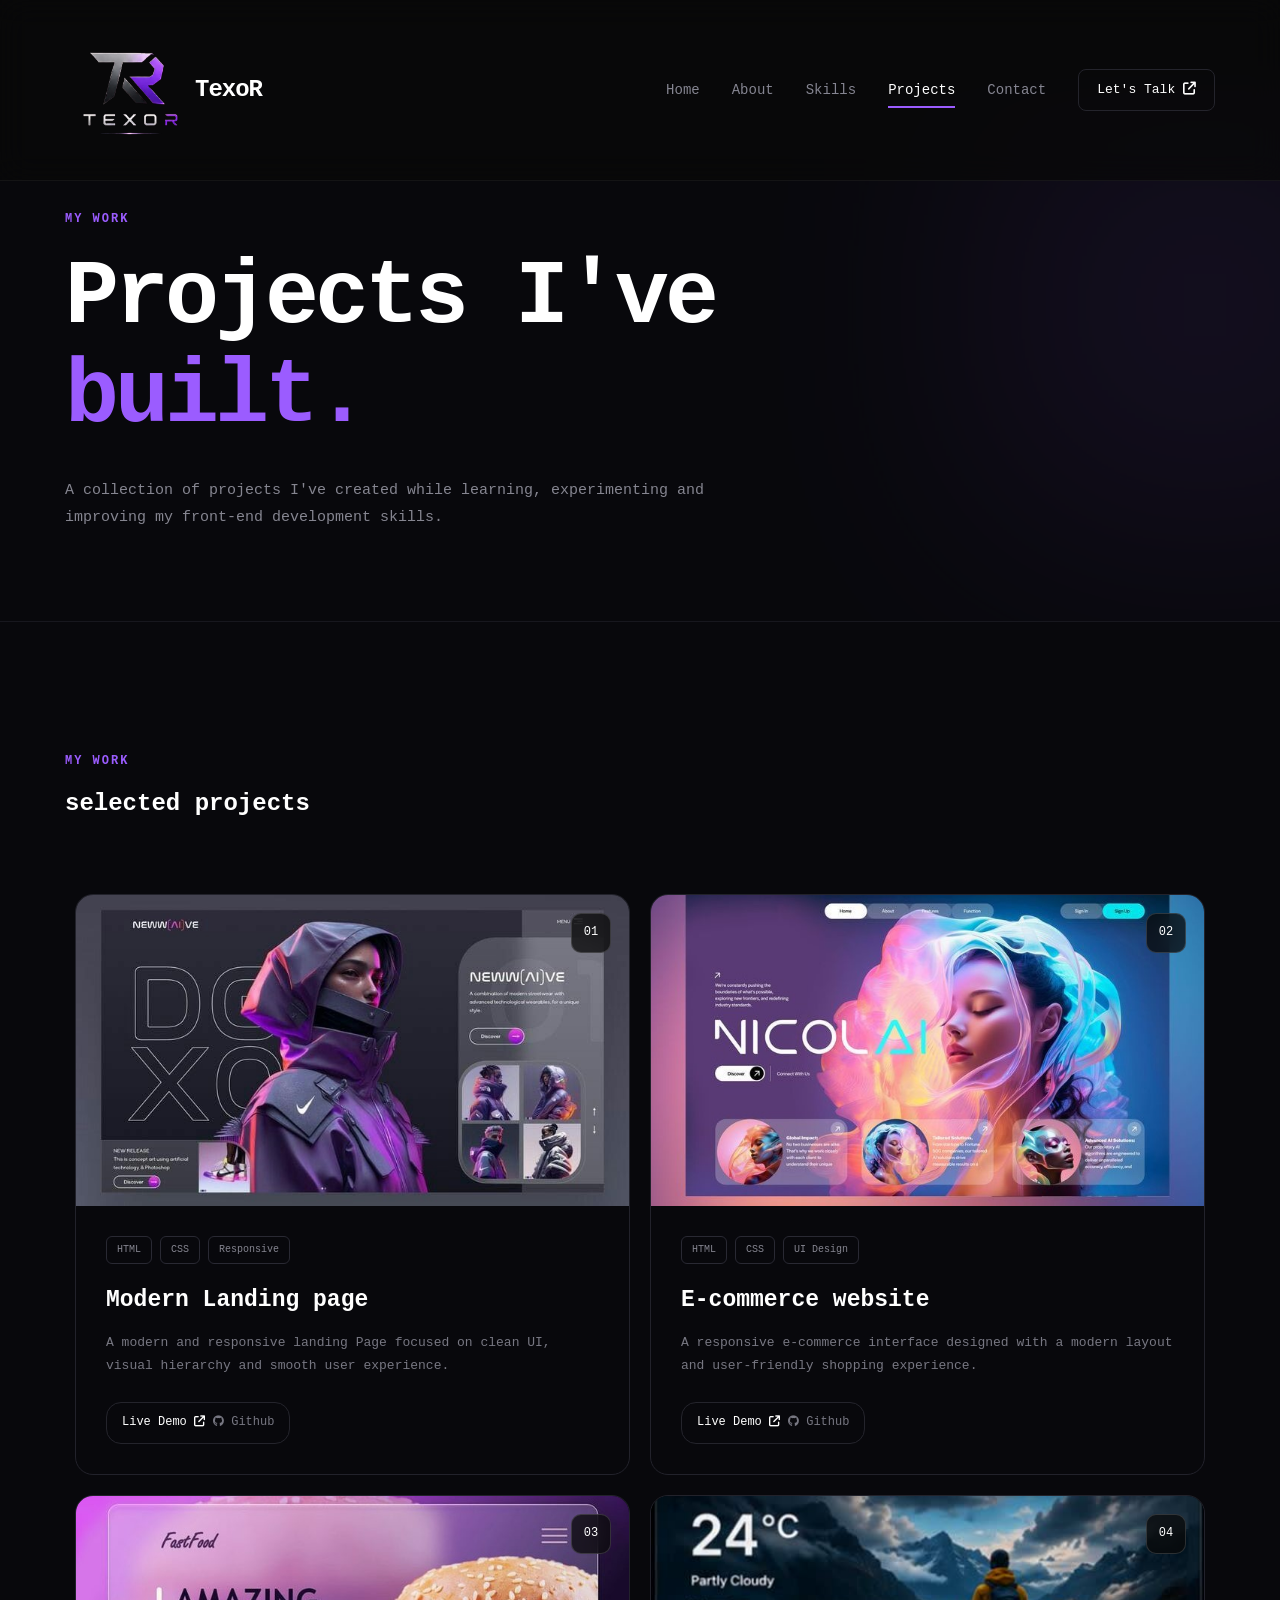
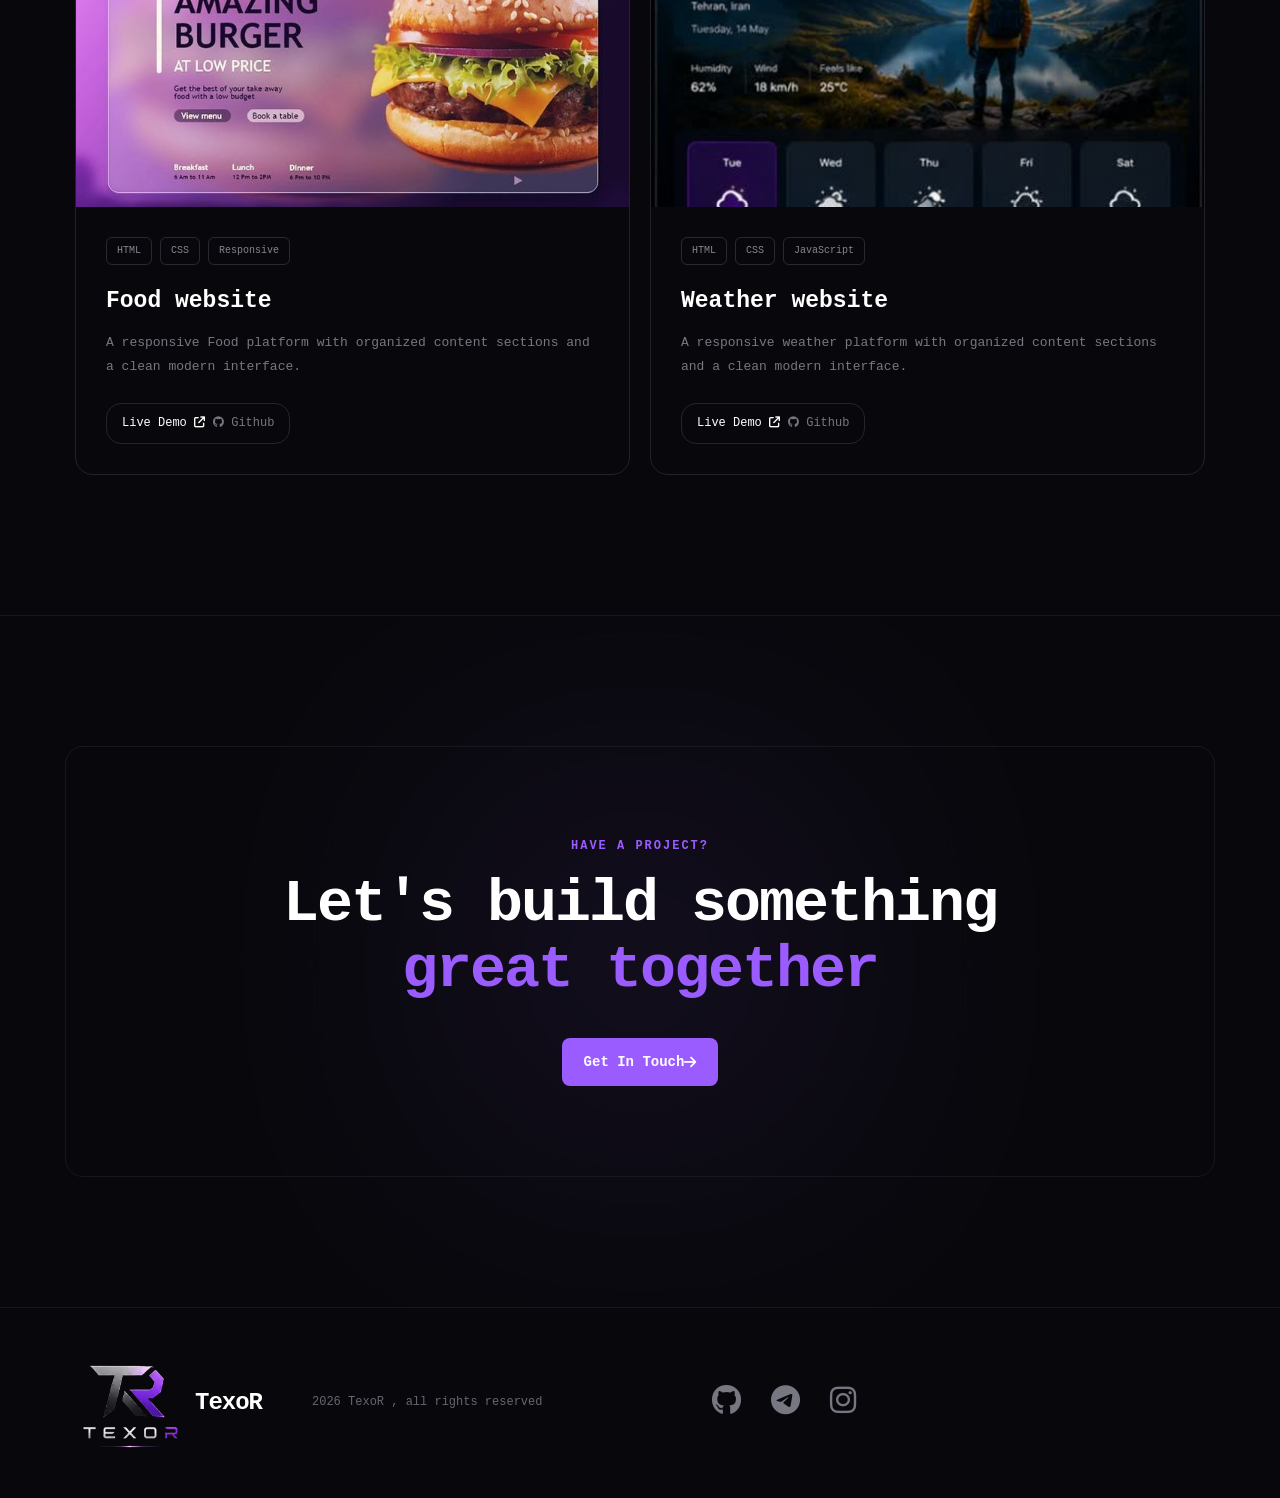
<file: html/pages/projects.html>
<!DOCTYPE html>
<html lang="en">

<head>
    <meta charset="UTF-8">
    <link rel="stylesheet" href="../../css/global.css">
    <link rel="stylesheet" href="../../css/projects.css">
    <link rel="stylesheet" href="https://cdnjs.cloudflare.com/ajax/libs/font-awesome/6.5.0/css/all.min.css">
    <meta name="viewport" content="width=device-width, initial-scale=1.0">
    <title>TexoR portfolio | projects page</title>
</head>

<body>
    <!-------------------------
          header 
    --------------------------->
    <header class="header">
        <!-- =================== 
            navbar
        ======================== -->
        <nav class="navbar container">
            <!-- =================== 
                    logo
        ======================== -->
            <div class="logo__and__TexoR">

                <img src="../../assets/My logo/TexoR icon.png" alt="logo">
                <a href="#" class="logo">TexoR</a>
            </div>

            <!-- =================== 
                 navigation menu
        ======================== -->
            <div class="nav__menu">
                <a href="../home.html" class="nav__link">
                    Home
                </a>

                <a href="about.html" class="nav__link">
                    About
                </a>

                <a href="skills.html" class="nav__link">
                    Skills
                </a>

                <a href="projects.html" class="nav__link active">
                    Projects
                </a>

                <a href="contact.html" class="nav__link">
                    Contact
                </a>

                <a href="contact.html" class="nav__button">
                    Let's Talk
                    <i class="fa-solid fa-arrow-up-right-from-square"></i>
                </a>

            </div>


            <button class="hamburger" aria-label="Open navigation menu">
                <span></span>
                <span></span>
                <span></span>

            </button>

        </nav>

    </header>
    <!-- =================== 
                 projects hero
        ======================== -->
    <section class="projects__hero">

        <div class="container projects__hero__content">

            <p class="section-label">
                MY WORK
            </p>

            <h1>
                Projects I've
                <span>built.</span>
            </h1>

            <p class="projects__hero__description">
                A collection of projects I've created while
                learning, experimenting and improving my
                front-end development skills.
            </p>

        </div>

    </section>

    <section class="projects">

        <div class="container">
            <div class="section__heading">

                <div>

                    <p class="section-label">
                        MY WORK
                    </p>
                    <h2>
                        selected <span>projects</span>
                    </h2>

                </div>

            </div>

            <div class="projects__grid">
                <!-- =================== 
                 project 01
        ======================== -->
                <article class="project__card">

                    <div class="project__img">

                        <img src="../../assets/images/project-1.jpg" alt="Modern Landing Page">

                        <span class="project__number">
                            01
                        </span>

                    </div>

                    <div class="project__content">

                        <div class="project__tags">
                            <span>HTML</span>
                            <span>CSS</span>
                            <span>Responsive</span>
                        </div>

                        <h3>
                            Modern Landing page
                        </h3>

                        <p>
                            A modern and responsive landing Page
                            focused on clean UI, visual hierarchy
                            and smooth user experience.
                        </p>

                        <div class="project__links">

                            <a href="#" class="project__link">
                                Live Demo
                                <i class="fa-solid fa-arrow-up-right-from-square"></i>
                            </a>

                            <a href="#" class="project__link project__github">
                                <i class="fa-brands fa-github"></i>
                                Github
                            </a>

                        </div>

                    </div>

                </article>
                <!-- =================== 
                 project 02
        ======================== -->
                <article class="project__card">

                    <div class="project__img">

                        <img src="../../assets/images/project-2.jpg" alt="E-commerce website">

                        <span class="project__number">
                            02
                        </span>

                    </div>

                    <div class="project__content">

                        <div class="project__tags">
                            <span>HTML</span>
                            <span>CSS</span>
                            <span>UI Design</span>
                        </div>

                        <h3>
                            E-commerce website
                        </h3>

                        <p>
                            A responsive e-commerce interface
                            designed with a modern layout and
                            user-friendly shopping experience.
                        </p>

                        <div class="project__links">

                            <a href="#" class="project__link">
                                Live Demo
                                <i class="fa-solid fa-arrow-up-right-from-square"></i>
                            </a>

                            <a href="#" class="project__link project__github">
                                <i class="fa-brands fa-github"></i>
                                Github
                            </a>

                        </div>

                    </div>

                </article>
                <!-- =================== 
                 project 03
        ======================== -->
                <article class="project__card">

                    <div class="project__img">

                        <img src="../../assets/images/project-3.jpg" alt="Food website">

                        <span class="project__number">
                            03
                        </span>

                    </div>

                    <div class="project__content">

                        <div class="project__tags">
                            <span>HTML</span>
                            <span>CSS</span>
                            <span>Responsive</span>
                        </div>

                        <h3>
                            Food website
                        </h3>

                        <p>
                            A responsive Food platform with
                            organized content sections and
                            a clean modern interface.
                        </p>

                        <div class="project__links">

                            <a href="#" class="project__link">
                                Live Demo
                                <i class="fa-solid fa-arrow-up-right-from-square"></i>
                            </a>

                            <a href="#" class="project__link project__github">
                                <i class="fa-brands fa-github"></i>
                                Github
                            </a>

                        </div>

                    </div>

                </article>

                <!-- =================== 
                 project 04
        ======================== -->
                <article class="project__card">

                    <div class="project__img">

                        <img src="../../assets/images/project-4.jpg" alt="Food website">

                        <span class="project__number">
                            04
                        </span>

                    </div>

                    <div class="project__content">

                        <div class="project__tags">
                            <span>HTML</span>
                            <span>CSS</span>
                            <span>JavaScript</span>
                        </div>

                        <h3>
                            Weather website
                        </h3>

                        <p>
                            A responsive weather platform with
                            organized content sections and
                            a clean modern interface.
                        </p>

                        <div class="project__links">

                            <a href="#" class="project__link">
                                Live Demo
                                <i class="fa-solid fa-arrow-up-right-from-square"></i>
                            </a>

                            <a href="#" class="project__link project__github">
                                <i class="fa-brands fa-github"></i>
                                Github
                            </a>

                        </div>

                    </div>

                </article>

            </div>
        </div>

    </section>

    <section class="cta">
        <div class="container cta__content">

            <p class="section-label">
                HAVE A PROJECT?
            </p>

            <h2>
                Let's build something
                <span>great together</span>
            </h2>

            <a href="contact.html" class="button primary">
                Get In Touch <i class="fa-solid fa-arrow-right"></i>
            </a>
        </div>

    </section>

    <!-- =================== 
                 Footer
        ======================== -->
    <footer class="footer">

        <div class="container footer__content">

            <!-- =================== 
                 logo
        ======================== -->
            <div class="logo__and__TexoR">

                <img src="../../assets/My logo/TexoR icon.png" alt="logo">
                <a href="#" class="logo">TexoR</a>
                <!-- =================== 
                 copy right
        ======================== -->
                <p class="copy__right">
                    2026 TexoR , all rights reserved
                </p>

                <!-- =================== 
                 footer link
        ======================== -->
                <div class="footer__links">
                    <a href="https://github.com/tahagolestani/TexoR" target="_blank" rel="noopener noreferrer"
                        aria-label="GitHub">
                        <i class="fa-brands fa-github"></i>
                    </a>

                    <a href="https://t.me/TexoR_TR" target="_blank" rel="noopener noreferrer">
                        <i class="fa-brands fa-telegram"></i>
                    </a>

                    <a href="https://www.instagram.com/real_taha8/" target="_blank" rel="noopener noreferrer">
                        <i class="fa-brands fa-instagram"></i>
                    </a>
                </div>

            </div>

        </div>

    </footer>


    <script src="../../Js/main.js"></script>

</body>

</html>
</file>
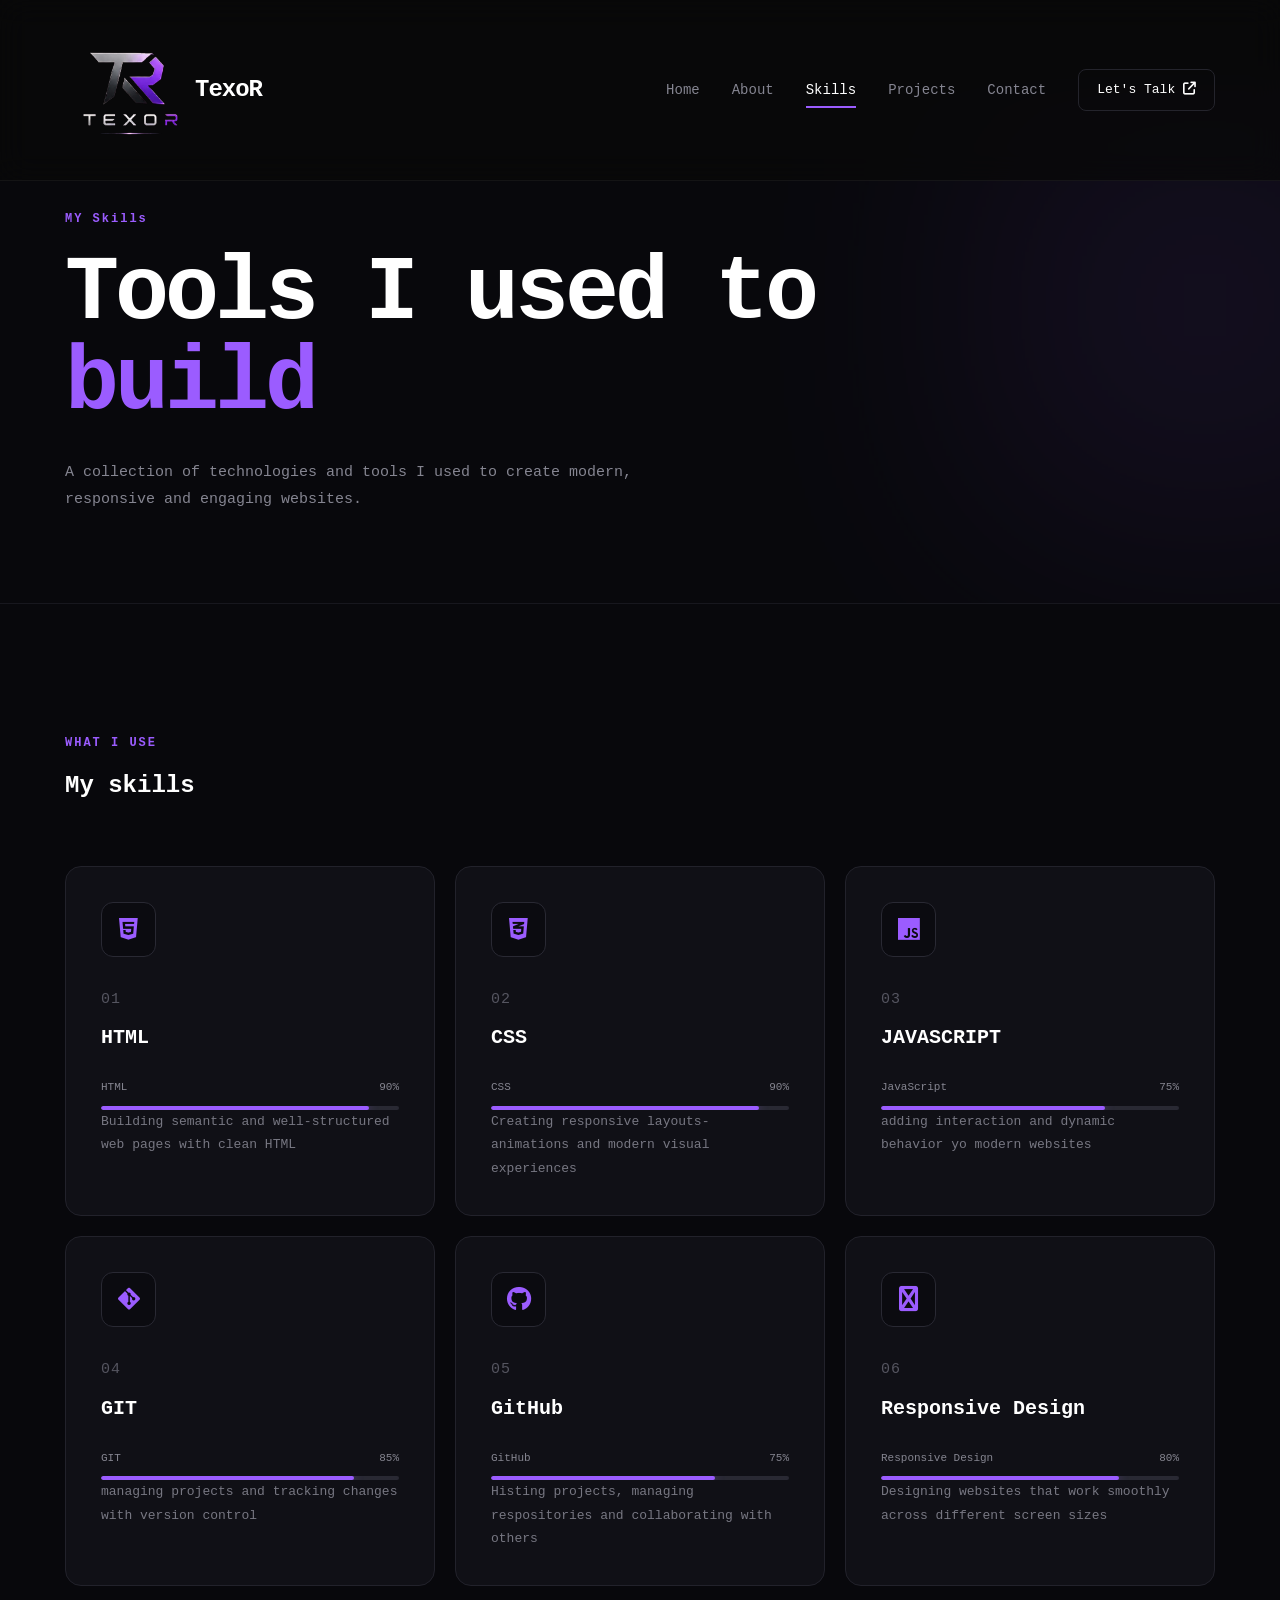
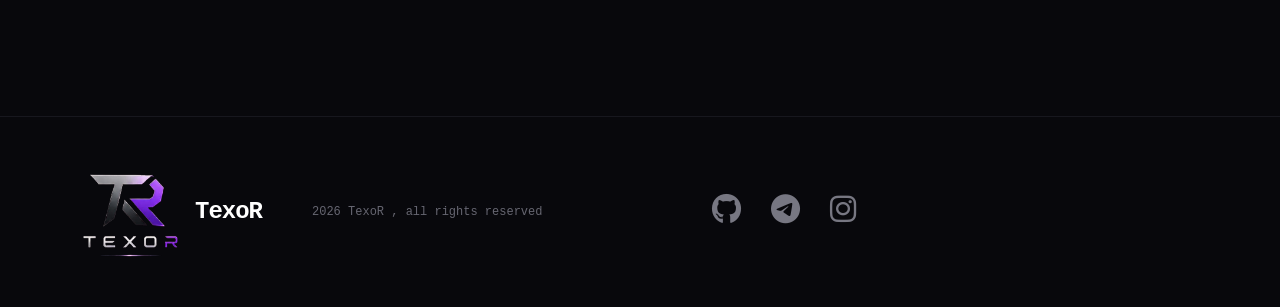
<file: html/pages/skills.html>
<!DOCTYPE html>
<html lang="en">

<head>
    <meta charset="UTF-8">
    <meta name="viewport" content="width=device-width, initial-scale=1.0">
    <link rel="stylesheet" href="https://cdnjs.cloudflare.com/ajax/libs/font-awesome/6.5.0/css/all.min.css">
    <link rel="stylesheet" href="../../css/global.css">
    <link rel="stylesheet" href="../../css/skills.css">
    <title>TexoR portfolio | skills page</title>
</head>

<body>
    <!-------------------------
          header 
    --------------------------->
    <header class="header">
        <!-- =================== 
            navbar
        ======================== -->
        <nav class="navbar container">
            <!-- =================== 
                    logo
        ======================== -->
            <div class="logo__and__TexoR">

                <img src="../../assets/My logo/TexoR icon.png" alt="logo">
                <a href="#" class="logo">TexoR</a>
            </div>

            <!-- =================== 
                 navigation menu
        ======================== -->
            <div class="nav__menu">
                <a href="../home.html" class="nav__link">
                    Home
                </a>

                <a href="about.html" class="nav__link">
                    About
                </a>

                <a href="skills.html" class="nav__link  active">
                    Skills
                </a>

                <a href="projects.html" class="nav__link">
                    Projects
                </a>

                <a href="contact.html" class="nav__link">
                    Contact
                </a>

                <a href="contact.html" class="nav__button">
                    Let's Talk
                    <i class="fa-solid fa-arrow-up-right-from-square"></i>
                </a>

            </div>

            <button class="hamburger" aria-label="Open navigation menu">
                <span></span>
                <span></span>
                <span></span>

            </button>

        </nav>

    </header>

    <section class="skills__hero">

        <div class="container skills__hero__content">

            <p class="section-label">
                MY Skills
            </p>

            <h1>Tools I used to
                <span>build</span>
            </h1>

            <p class="skills__hero__description">
                A collection of technologies and tools I used to
                create modern, responsive and engaging websites.
            </p>

        </div>

    </section>

    <section class="skills">

        <div class="container">
            <!-- =================== 
                 section heading
        ======================== -->
            <div class="section__heading">

                <div>
                    <p class="section-label">
                        WHAT I USE
                    </p>

                    <h2>
                        My <span>skills</span>
                    </h2>

                </div>

                <!-- =================== 
                skills crad
        ======================== -->
                <div class="skills__grid">
                    <!-- =================== 
                  HTML
        ======================== -->
                    <article class="skill__card">

                        <div class="skill__icon">
                            <i class="fa-brands fa-html5"></i>
                        </div>

                        <div class="skill__content">
                            <span class="skill__number">01</span>

                            <h3>
                                HTML
                            </h3>

                            <div class="skill__progress">
                                <div class="skill__progress__info">
                                    <span>HTML</span>
                                    <span>90%</span>
                                </div>

                                <div class="skill__progress__bar">
                                    <span class="skill__progress__fill html"></span>
                                </div>
                            </div>

                            <p>
                                Building semantic and well-structured
                                web pages with clean HTML
                            </p>

                        </div>

                    </article>
                    <!-- =================== 
                  CSS
        ======================== -->
                    <article class="skill__card">

                        <div class="skill__icon">
                            <i class="fa-brands fa-css3-alt"></i>
                        </div>

                        <div class="skill__content">
                            <span class="skill__number">02</span>

                            <h3>
                                CSS
                            </h3>

                            <div class="skill__progress">
                                <div class="skill__progress__info">
                                    <span>CSS</span>
                                    <span>90%</span>
                                </div>

                                <div class="skill__progress__bar">
                                    <span class="skill__progress__fill css"></span>
                                </div>
                            </div>

                            <p>
                                Creating responsive layouts- animations
                                and modern visual experiences
                            </p>

                        </div>

                    </article>
                    <!-- =================== 
                  java script
        ======================== -->
                    <article class="skill__card">

                        <div class="skill__icon">
                            <i class="fa-brands fa-js"></i>
                        </div>

                        <div class="skill__content">
                            <span class="skill__number">03</span>

                            <h3>
                                JAVASCRIPT
                            </h3>

                            <div class="skill__progress">
                                <div class="skill__progress__info">
                                    <span>JavaScript</span>
                                    <span>75%</span>
                                </div>

                                <div class="skill__progress__bar">
                                    <span class="skill__progress__fill javascript"></span>
                                </div>
                            </div>

                            <p>
                                adding interaction and dynamic behavior
                                yo modern websites
                            </p>

                        </div>

                    </article>
                    <!-- =================== 
                  GIT
        ======================== -->
                    <article class="skill__card">

                        <div class="skill__icon">
                            <i class="fa-brands fa-git-alt"></i>
                        </div>

                        <div class="skill__content">
                            <span class="skill__number">04</span>

                            <h3>
                                GIT
                            </h3>

                            <div class="skill__progress">
                                <div class="skill__progress__info">
                                    <span>GIT</span>
                                    <span>85%</span>
                                </div>

                                <div class="skill__progress__bar">
                                    <span class="skill__progress__fill git"></span>
                                </div>
                            </div>

                            <p>
                                managing projects and tracking changes
                                with version control
                            </p>

                        </div>

                    </article>
                    <!-- =================== 
                  GitHub
        ======================== -->
                    <article class="skill__card">

                        <div class="skill__icon">
                            <i class="fa-brands fa-github"></i>
                        </div>

                        <div class="skill__content">
                            <span class="skill__number">05</span>

                            <h3>
                                GitHub
                            </h3>

                            <div class="skill__progress">
                                <div class="skill__progress__info">
                                    <span>GitHub</span>
                                    <span>75%</span>
                                </div>

                                <div class="skill__progress__bar">
                                    <span class="skill__progress__fill github"></span>
                                </div>
                            </div>

                            <p>
                                Histing projects, managing respositories
                                and collaborating with others
                            </p>

                        </div>

                    </article>
                    <!-- =================== 
                  Responsive Design
        ======================== -->
                    <article class="skill__card">

                        <div class="skill__icon">
                            <i class="fa-brands fa-mobile-screen-button"></i>
                        </div>

                        <div class="skill__content">
                            <span class="skill__number">06</span>

                            <h3>
                                Responsive Design
                            </h3>

                            <div class="skill__progress">
                                <div class="skill__progress__info">
                                    <span>Responsive Design</span>
                                    <span>80%</span>
                                </div>

                                <div class="skill__progress__bar">
                                    <span class="skill__progress__fill responisvedesign"></span>
                                </div>
                            </div>

                            <p>
                                Designing websites that work smoothly
                                across different screen sizes
                            </p>

                        </div>

                    </article>

                </div>
            </div>

        </div>

    </section>

    <!-- =================== 
                 Footer
        ======================== -->
    <footer class="footer">

        <div class="container footer__content">

            <!-- =================== 
                 ligo
        ======================== -->
            <div class="logo__and__TexoR">

                <img src="../../assets/My logo/TexoR icon.png" alt="logo">
                <a href="#" class="logo">TexoR</a>
                <!-- =================== 
                 copy right
        ======================== -->
                <p class="copy__right">
                    2026 TexoR , all rights reserved
                </p>

                <!-- =================== 
                 footer link
        ======================== -->
                <div class="footer__links">
                    <a href="https://github.com/tahagolestani/TexoR" target="_blank" rel="noopener noreferrer"
                        aria-label="GitHub">
                        <i class="fa-brands fa-github"></i>
                    </a>

                    <a href="https://t.me/TexoR_TR" target="_blank" rel="noopener noreferrer">
                        <i class="fa-brands fa-telegram"></i>
                    </a>

                    <a href="https://www.instagram.com/real_taha8/" target="_blank" rel="noopener noreferrer">
                        <i class="fa-brands fa-instagram"></i>
                    </a>
                </div>
            </div>

        </div>

    </footer>

    <script src="../../Js/main.js"></script>

</body>

</html>
</file>
<file: css/global.css>
/* =========================
   RESET
========================= */

* {
  margin: 0;
  padding: 0;
  box-sizing: border-box;
}

html {
  scroll-behavior: smooth;
}

body {
  font-family: "Fira Code", monospace;
  background: #08080c;
  color: #ffffff;
  line-height: 1.6;
}

a {
  color: inherit;
  text-decoration: none;
}

button,
input,
textarea {
  font: inherit;
}

/* =========================
   CONTAINER
========================= */

.container {
  width: min(90%, 1150px);
  margin-inline: auto;
}

/* =========================
   LOGO
========================= */

.logo {
  color: #ffffff;

  font-size: 24px;
  font-weight: 800;

  letter-spacing: -1px;

  transition: color 0.3s ease;
}

.logo:hover {
  color: #9b5cff;
}

/* =========================
   BUTTON
========================= */

.button {
  display: inline-flex;
  align-items: center;
  justify-content: center;

  padding: 13px 22px;

  border-radius: 8px;

  font-size: 14px;
  font-weight: 600;

  transition:
    transform 0.3s ease,
    background 0.3s ease,
    border-color 0.3s ease,
    box-shadow 0.3s ease,
    color 0.3s ease;
}

/* Primary Button */

.primary {
  background: #9b5cff;
  color: #ffffff;
}

.primary:hover {
  background: #b47cff;

  transform: translateY(-3px);

  box-shadow: 0 15px 35px rgba(155, 92, 255, 0.25);
}

/* Secondary Button */

.secondary {
  color: #858591;

  border: 1px solid #24242c;
}

.secondary:hover {
  color: #ffffff;

  border-color: #9b5cff;

  transform: translateY(-3px);
}

/* =========================
   SECTION LABEL
========================= */

.section-label {
  margin-bottom: 14px;

  color: #9b5cff;

  font-size: 12px;
  font-weight: 700;

  letter-spacing: 2px;
}
</file>
<file: css/home.css>
/* ===============
    haeder
=================*/
.header {
  width: 100%;
  position: fixed;
  top: 0;
  left: 0;
  padding: 25px 0;
  z-index: 1000;
  background: rgba(8, 8, 8, 0.75);
  backdrop-filter: blur(15px);
  -webkit-backdrop-filter: blur(15px);
  border-bottom: 1px solid rgba(255, 255, 255, 0.05);
}

/* ===============
    navbar
=================*/
.navbar {
  display: flex;
  align-items: center;
  justify-content: space-between;
}

/* ===============
    logo and TexoR
=================*/
.logo__and__TexoR {
  display: flex;
  align-items: center;
}

.navbar .logo__and__TexoR img {
  width: 130px;
  height: 130px;
}

/* ===============
    navigation menu
=================*/
.nav__menu {
  display: flex;
  gap: 32px;
  align-items: center;
}

.nav__menu .nav__link {
  position: relative;
  color: #858591;
  font-size: 14px;
  font-weight: 500;
  transition: color 0.3s ease;
}

/* ===============
    hover for navigation menu
=================*/

.nav__menu .nav__link:hover,
.nav__menu .nav__link.active {
  color: #ffffff;
}

/* ===============
    navigation underline
=================*/
.nav__menu .nav__link::after {
  content: "";
  position: absolute;
  left: 0;
  bottom: -7px;
  width: 0;
  height: 2px;
  background: #9b5cff;
  transition: width 0.3s ease;
}

.nav__menu .nav__link:hover::after,
.nav__menu .nav__link.active::after {
  width: 100%;
}

/* ===============
    Let's Talk button
=================*/

.navbar .nav__button {
  padding: 10px 18px;
  border: 1px solid #24242c;
  border-radius: 8px;
  font-size: 13px;
  transition: all ease 0.3s;
}

.navbar .nav__button:hover {
  border-color: #9b5cff;
  transform: translateY(-3px);
}

/* ===============
    hero
=================*/
.hero {
  min-height: 700px;
  display: flex;
  align-items: center;
  position: relative;
  overflow: hidden;
}

/* ===============
    background glow
=================*/
.hero:before {
  content: "";
  position: absolute;
  width: 500px;
  height: 500px;
  left: -180px;
  top: 50px;
  background: #9b5cff;
  opacity: 0.12;
  filter: blur(180px);
  pointer-events: none;
}

/* ===============
   hero layout
=================*/
.hero__content {
  display: grid;
  grid-template-columns: 1fr 1fr;
  align-items: center;
  margin-top: 150px;
  gap: 80px;
}

/* ===============
    hero text
=================*/
.eyebrow {
  margin-bottom: 20px;
  color: #9b5cff;
  font-size: 14px;
  font-weight: 600;
}

.hero h1 {
  max-width: 650px;
  font-size: clamp(55px, 7vw, 90px);
  line-height: 0.95;
  letter-spacing: -5px;
}

.hero h1 span {
  display: block;
  color: #9b5cff;
}

.hero__description {
  max-width: 500px;
  margin-top: 30px;
  color: #858591;
  font-size: 16px;
}

.hero__action {
  display: flex;
  gap: 14px;
  margin-top: 35px;
}

/* ===============
    code card
=================*/
.hero__visual {
  position: relative;
  display: flex;
  justify-content: center;
}

.code__card {
  width: 100%;
  max-width: 470px;
  position: relative;
  z-index: 2;
  overflow: hidden;
  background: #101016;
  border: 1px solid #24242c;
  border-radius: 15px;
  box-shadow: 0 30px 80px rgba(0, 0, 0, 0.45);
  animation: floating 5s ease-in-out infinite;
}

/* ===============
    code window bar
=================*/

.window__bar {
  height: 45px;
  display: flex;
  align-items: center;
  gap: 7px;
  padding-left: 18px;
  border-bottom: 1px solid #24242c;
}

.window__bar span {
  width: 10px;
  height: 10px;
  border-radius: 50%;
}

.window__bar .first__circle {
  background: #ef4444;
}

.window__bar .second__circle {
  background: #22c55e;
}

.window__bar .third__circle {
  background: #eab308;
}

/* ===============
    code 
=================*/
.code {
  padding: 35px;
  color: #c7c7d0;
  font-family: "Fira Code", monospace;
  font-size: 14px;
  line-height: 2;
}

.indent__2 {
  padding-left: 50px;
}

.purple {
  color: #c084fc;
}

.blue {
  color: #5693de;
}

.yellow {
  color: #f8903c;
}

.yellow__2 {
  color: #f8903c;
  padding-left: 25px;
}

.green {
  color: #86efac;
}

/* ===============
   card glow
=================*/
.glow {
  width: 300px;
  height: 300px;
  position: absolute;
  background: #9b5cff;
  opacity: 0.22;
  filter: blur(120px);
}

/* ===============
    floating animation
=================*/
@keyframes floating {
  0%,
  100% {
    transform: translateY(0);
  }
  50% {
    transform: translateY(-15px);
  }
}

/* ===============
    About preview
=================*/
.about__preview {
  padding: 120px 0;
  margin-bottom: 20px;
  border-top: 1px solid #17171e;
  border-bottom: 1px solid #17171e;
}

.about__preview__content {
  display: grid;
  grid-template-columns: 1fr 1fr;
  gap: 100px;
  align-items: center;
}

/* ===============
    tittle
=================*/
.about__preview h2 {
  max-width: 600px;
  font-size: clamp(35px, 5vw, 55px);
  line-height: 1.1;
  letter-spacing: -2px;
}

.about__preview h2 span {
  color: #9b5cff;
}

/* ===============
    description
=================*/
.about__preview__text {
  max-width: 500px;
}

.about__preview__text p {
  margin-bottom: 25px;
  color: #858591;
  padding-top: 15px;
  font-size: 15px;
}

/* ===============
    text link
=================*/
.text__link {
  display: inline-block;
  color: #ffffff;
  font-size: 14px;
  border: 1px solid #24242c;
  border-radius: 8px;
  padding: 10px 18px;
  font-weight: 500;
  transition: all 0.3s ease;
}

.text__link:hover {
  border: 1px solid #9b5cff;
  transform: translateX(5px);
}

/* ===============
    about preview image
=================*/
.about__preview__img {
  border: 1px solid rgba(255, 255, 255, 0.08);
  border-radius: 16px;
  transition: all 0.5s ease;
}

.about__preview__img:hover {
  border: 1px solid #33294f;
  transform: translateY(-5px);
}

/* ===============
    project preview
=================*/
.projects__preview {
  padding: 120px 0;
}

/* ===============
    section heading
=================*/
.section__heading {
  display: flex;
  justify-content: space-between;
  align-items: end;
  margin-bottom: 50px;
}

.section__heading h2 {
  font-size: clamp(35px, 5vw, 55px);
  line-height: 1.1;
  letter-spacing: -2px;
}
.section__heading h2 span {
  color: #9b5cff;
}

/* ===============
    project grid
=================*/
.projects__grid {
  display: grid;
  grid-template-columns: repeat(3, 1fr);
  gap: 25px;
}

.project__card {
  overflow: hidden;
  background: #101016;
  border: 1px solid #24242c;
  border-radius: 14px;
  transition: all 0.4s ease;
}

.project__card:hover {
  transform: translateY(-10px);
  border-color: #9b5cff;
  box-shadow: 0 20px 50px rgba(0, 0, 0, 0.35);
}

/* ===============
    project img
=================*/
.project__img {
  height: 230px;
  display: flex;
  align-items: center;
  justify-content: center;
  background: linear-gradient(135deg, #18131f, #0d0d12);
  overflow: hidden;
}

.project__img img {
  width: 100%;
  height: 100%;
  object-fit: cover;
  display: block;
}

/* ===============
    project content
=================*/
.project__content {
  padding: 25px;
}

.project__number {
  color: #9b5cff;
  font-size: 12px;
}
.project__content h3 {
  margin: 10px 0;
  font-size: 20px;
}
.project__content p {
  margin-bottom: 20px;
  color: #777782;
  font-size: 13px;
}

.section__lable {
  color: #9b5cff;
}

/* ===============
        CTA
=================*/
.cta {
  position: relative;
  padding: 130px 0;
  overflow: hidden;
  border-top: 1px solid #17171e;
}

/* ===============
    background glow
=================*/
.cta::before {
  content: "";
  position: absolute;
  width: 400px;
  height: 400px;
  left: 50%;
  top: 50%;
  transform: translate(-50%, -50%);
  background: #9b5cff;
  opacity: 0.08;
  filter: blur(130px);
  pointer-events: none;
}

/* ===============
    cta content
=================*/

.cta__content {
  position: relative;
  align-items: center;
  padding: 90px 30px;
  border: 1px solid #17171e;
  border-radius: 18px;
  z-index: 1;
  text-align: center;
  transition: 1s;
}

.cta__content:hover {
  border: 1px solid #9b5cff;
}

/* ===============
    heading
=================*/
.cta h2 {
  max-width: 750px;
  margin: 0 auto 35px;
  font-size: clamp(35px, 5vw, 60px);
  line-height: 1.1;
  letter-spacing: -2px;
}
.cta h2 span {
  color: #9b5cff;
}

/* ===============
    Footer
=================*/
.footer {
  padding: 30px 0;
  border-top: 1px solid #17171e;
}

.footer__content {
  display: flex;
  align-items: center;
  justify-content: space-between;
}

.logo__and__TexoR {
  display: flex;
  align-items: center;
}

.logo__and__TexoR img {
  width: 130px;
  height: 130px;
}

.footer .copy__right {
  color: #666671;
  font-size: 12px;
  padding: 0 50px;
}

/* ===============
    Footer links
=================*/
.footer__links {
  display: flex;
  align-items: center;
  gap: 30px;
  padding: 0 120px;
}

.footer__links a {
  color: #777782;
  font-size: 30px;
  transition: all 0.3s ease;
}

.footer__links a:hover {
  color: #9b5cff;
  transform: translateY(-2px) scale(1.1);
}

/* =====================================================
   HAMBURGER MENU
===================================================== */

.hamburger {
  display: none;
  width: 42px;
  height: 42px;
  padding: 0;
  border: 1px solid #24242c;
  border-radius: 8px;
  background: transparent;
  cursor: pointer;

  flex-direction: column;
  align-items: center;
  justify-content: center;
  gap: 5px;

  transition: all 0.3s ease;
}

.hamburger span {
  width: 19px;
  height: 2px;
  border-radius: 2px;
  background: #ffffff;

  transition:
    transform 0.3s ease,
    opacity 0.3s ease;
}

/* Hover */

.hamburger:hover {
  border-color: #9b5cff;
}

/* =====================================================
   HOME PAGE RESPONSIVE
===================================================== */

@media (max-width: 1100px) {
  .container {
    width: 90%;
  }

  /* ================= HEADER ================= */

  .navbar {
    width: 90%;
  }

  .navbar .logo__and__TexoR img {
    width: 80px;
    height: 80px;
  }

  /* ================= HERO ================= */

  .hero {
    padding: 140px 0 90px;
  }

  .hero__content {
    gap: 40px;
  }

  .hero__content h1 {
    font-size: clamp(55px, 8vw, 90px);
  }

  .hero__description {
    max-width: 600px;
  }

  /* ================= HERO IMAGE ================= */

  .hero__image {
    width: 100%;
    max-width: 600px;
    margin: 0 auto;
  }

  .hero__image img {
    width: 100%;
    height: auto;
    display: block;
  }

  /* ================= ABOUT ================= */

  .about__preview {
    padding: 100px 0;
  }

  .about__preview__content {
    gap: 50px;
  }

  /* ================= PROJECTS ================= */

  .projects__preview {
    padding: 100px 0;
  }

  .projects__grid {
    grid-template-columns: repeat(2, 1fr);
    gap: 20px;
  }

  .project__card {
    padding: 25px;
  }

  /* ================= CTA ================= */

  .cta {
    padding: 110px 0;
  }

  .cta__content {
    padding: 80px 25px;
  }

  /* ================= FOOTER ================= */

  .footer__links {
    padding: 0 60px;
  }

  .footer .copy__right {
    padding: 0 30px;
  }
}

/* =====================================================
   TABLET / MOBILE
===================================================== */

@media (max-width: 900px) {
  html,
  body {
    max-width: 100%;
    overflow-x: hidden;
  }

  /* ================= HEADER ================= */

  .header {
    padding: 18px 0;
  }

  .navbar {
    width: 90%;
  }

  .navbar .logo__and__TexoR img {
    width: 65px;
    height: 65px;
  }

  /* Hide desktop navigation */

  .nav__menu {
    position: absolute;
    top: 100%;
    left: 5%;

    width: 90%;

    display: none;

    flex-direction: column;
    align-items: stretch;

    gap: 0;

    padding: 15px;

    background: rgba(8, 8, 8, 0.96);

    border: 1px solid #24242c;
    border-radius: 12px;

    box-shadow: 0 20px 50px rgba(0, 0, 0, 0.45);
  }

  /* Open mobile menu */

  .nav__menu.active {
    display: flex;
  }

  .nav__menu .nav__link {
    width: 100%;
    padding: 14px 10px;
  }

  .nav__menu .nav__link::after {
    display: none;
  }

  /* Let's Talk inside mobile menu */

  .nav__menu .nav__button {
    display: flex;

    width: 100%;

    justify-content: center;

    margin-top: 8px;
  }

  /* Hamburger */

  .hamburger {
    display: flex;
    flex-shrink: 0;
  }

  .hamburger.active span:nth-child(1) {
    transform: translateY(7px) rotate(45deg);
  }

  .hamburger.active span:nth-child(2) {
    opacity: 0;
  }

  .hamburger.active span:nth-child(3) {
    transform: translateY(-7px) rotate(-45deg);
  }

  body.menu-open {
    overflow: hidden;
  }

  /* ================= HERO ================= */

  .hero {
    min-height: auto;

    margin-top: 0;

    padding: 140px 0 90px;
  }

  .hero__content {
    grid-template-columns: 1fr;

    gap: 60px;

    text-align: center;
  }

  .hero__text {
    display: flex;
    flex-direction: column;
    align-items: center;
  }

  .hero__content h1 {
    max-width: 750px;

    font-size: clamp(48px, 8vw, 72px);

    letter-spacing: -3px;
  }

  .hero__description {
    max-width: 650px;

    font-size: 14px;
  }

  /* ================= HERO IMAGE ================= */

  /*
       Important:
       Make the first image large enough on tablet/mobile.
    */

  .hero__image {
    width: 100%;
    max-width: 650px;

    margin: 0 auto;
  }

  .hero__image img {
    width: 100%;
    height: auto;

    display: block;
  }

  /* ================= ABOUT ================= */

  .about__preview {
    padding: 90px 0;
  }

  .about__preview__content {
    grid-template-columns: 1fr;

    gap: 45px;
  }

  .about__preview__image {
    max-width: 750px;

    margin: 0 auto;
  }

  .about__preview__text {
    max-width: 750px;

    margin: 0 auto;
  }

  /* ================= PROJECTS ================= */

  .projects__preview {
    padding: 90px 0;
  }

  .projects__grid {
    grid-template-columns: repeat(2, 1fr);

    gap: 20px;
  }

  .project__card {
    padding: 25px;
  }

  /* ================= CTA ================= */

  .cta {
    padding: 90px 0;
  }

  .cta__content {
    padding: 70px 25px;
  }

  .cta h2 {
    font-size: clamp(40px, 7vw, 58px);
  }

  /* ================= FOOTER ================= */

  .footer {
    padding: 25px 0;
  }

  .footer__content {
    display: flex;

    align-items: center;
    justify-content: center;
  }

  .footer__content > .logo__and__TexoR {
    width: 100%;

    display: flex;

    align-items: center;
    justify-content: space-between;
  }

  .footer__content .logo__and__TexoR img {
    width: 65px;
    height: 65px;
  }

  .footer .copy__right {
    padding: 0 20px;

    text-align: center;
  }

  .footer__links {
    padding: 0;

    gap: 25px;
  }
}

/* =====================================================
   MOBILE
===================================================== */

@media (max-width: 650px) {
  /* ================= HEADER ================= */

  .header {
    padding: 15px 0;
  }

  .navbar {
    width: 90%;
  }

  .navbar .logo__and__TexoR img {
    width: 55px;
    height: 55px;
  }

  .hamburger {
    width: 40px;
    height: 40px;
  }

  /* ================= HERO ================= */

  .hero {
    padding: 120px 0 70px;
  }

  .hero__content {
    gap: 45px;
  }

  .hero__content h1 {
    margin: 15px 0 25px;

    font-size: clamp(42px, 12vw, 62px);

    line-height: 1.05;

    letter-spacing: -2px;
  }

  .hero__description {
    font-size: 13px;

    line-height: 1.8;
  }

  /* ================= HERO IMAGE ================= */

  /*
       Larger image on phones
    */

  .hero__image {
    width: 100%;

    max-width: 550px;

    margin: 0 auto;
  }

  .hero__image img {
    width: 100%;

    height: auto;

    display: block;
  }

  /* ================= ABOUT ================= */

  .about__preview {
    padding: 70px 0;
  }

  .about__preview__content {
    gap: 35px;
  }

  .about__preview__img {
    width: 100%;
    max-width: 500px;
    margin: 0 auto;
  }

  .about__preview__img img {
    width: 100%;
    height: auto;
    display: block;
  }

  .about__preview__text h2 {
    margin: 15px 0 25px;

    font-size: clamp(32px, 9vw, 48px);

    letter-spacing: -1.5px;
  }

  .about__preview__text p:not(.section__lable) {
    font-size: 13px;

    line-height: 1.8;

    margin-bottom: 16px;
  }

  /* ================= PROJECTS ================= */

  .projects__preview {
    padding: 70px 0;
  }

  .projects__grid {
    grid-template-columns: 1fr;

    gap: 25px;
  }

  .project__card {
    padding: 22px;

    border-radius: 15px;
  }

  .project__card img {
    width: 100%;
    height: auto;

    display: block;
  }

  .project__card h3 {
    font-size: 20px;
  }

  .project__links {
    width: 100%;

    justify-content: center;

    flex-wrap: wrap;
  }

  .project__links a {
    width: 100%;

    text-align: center;
  }

  /* ================= CTA ================= */

  .cta {
    padding: 70px 0;
  }

  .cta__content {
    padding: 60px 20px;

    border-radius: 15px;
  }

  .cta h2 {
    margin: 18px auto 30px;

    font-size: clamp(34px, 9vw, 48px);

    letter-spacing: -1.5px;
  }

  .cta__button {
    width: 100%;

    justify-content: center;
  }

  /* ================= FOOTER ================= */

  .footer {
    padding: 25px 0;
  }

  .footer__content > .logo__and__TexoR {
    flex-direction: column;

    gap: 18px;
  }

  .footer__content .logo__and__TexoR img {
    width: 55px;
    height: 55px;
  }

  .footer .copy__right {
    padding: 0;

    font-size: 11px;
  }

  .footer__links {
    gap: 22px;
  }

  .footer__links a {
    font-size: 26px;
  }
}

/* =====================================================
   SMALL PHONES
===================================================== */

@media (max-width: 380px) {
  .container {
    width: 92%;
  }

  .navbar {
    width: 92%;
  }

  /* ================= HERO ================= */

  .hero {
    padding: 110px 0 60px;
  }

  .hero__content {
    gap: 35px;
  }

  .hero__content h1 {
    font-size: 42px;
  }

  .hero__description {
    font-size: 12px;
  }

  /* ================= HERO IMAGE ================= */

  .hero__image {
    width: 100%;

    max-width: 100%;

    margin-top: 5px;
  }

  .hero__image img {
    width: 100%;
    height: auto;
  }

  /* ================= ABOUT ================= */

  .about__preview {
    padding: 60px 0;
  }

  .about__preview__content {
    gap: 30px;
  }

  .about__preview__text h2 {
    font-size: 32px;
  }

  /* ================= PROJECTS ================= */

  .projects__preview {
    padding: 60px 0;
  }

  .projects__grid {
    gap: 18px;
  }

  .project__card {
    padding: 20px 18px;
  }

  .project__card h3 {
    font-size: 18px;
  }

  /* ================= CTA ================= */

  .cta {
    padding: 60px 0;
  }

  .cta__content {
    padding: 50px 15px;
  }

  .cta h2 {
    font-size: 32px;
  }

  /* ================= FOOTER ================= */

  .footer__links {
    gap: 18px;
  }
}

/* =====================================================
   PREVENT HORIZONTAL SCROLL
===================================================== */

@media (max-width: 900px) {
  html,
  body {
    max-width: 100%;
    overflow-x: hidden;
  }
}
</file>
<file: css/about.css>
/* ===============
    haeder
=================*/
.header {
  width: 100%;
  position: fixed;
  top: 0;
  left: 0;
  padding: 25px 0;
  z-index: 1000;
  background: rgba(8, 8, 8, 0.75);
  backdrop-filter: blur(15px);
  -webkit-backdrop-filter: blur(15px);
  border-bottom: 1px solid rgba(255, 255, 255, 0.05);
}

/* ===============
    navbar
=================*/
.navbar {
  display: flex;
  align-items: center;
  justify-content: space-between;
}

/* ===============
    logo and TexoR
=================*/
.logo__and__TexoR {
  display: flex;
  align-items: center;
}

.navbar .logo__and__TexoR img {
  width: 130px;
  height: 130px;
}

/* ===============
    navigation menu
=================*/
.nav__menu {
  display: flex;
  gap: 32px;
  align-items: center;
}

.nav__menu .nav__link {
  position: relative;
  color: #858591;
  font-size: 14px;
  font-weight: 500;
  transition: color 0.3s ease;
}

/* ===============
    hover for navigation menu
=================*/

.nav__menu .nav__link:hover,
.nav__menu .nav__link.active {
  color: #ffffff;
}

/* ===============
    navigation underline
=================*/
.nav__menu .nav__link::after {
  content: "";
  position: absolute;
  left: 0;
  bottom: -7px;
  width: 0;
  height: 2px;
  background: #9b5cff;
  transition: width 0.3s ease;
}

.nav__menu .nav__link:hover::after,
.nav__menu .nav__link.active::after {
  width: 100%;
}

/* ===============
    Let's Talk button
=================*/

.navbar .nav__button {
  padding: 10px 18px;
  border: 1px solid #24242c;
  border-radius: 8px;
  font-size: 13px;
  transition: all ease 0.3s;
}

.navbar .nav__button:hover {
  border-color: #9b5cff;
  transform: translateY(-3px);
}

/* ===============
    about page
=================*/

/* ===============
    about hero
=================*/
.about__hero {
  position: relative;
  min-height: 65vh;
  display: flex;
  align-items: center;
  margin-top: 80px;
  padding: 160px 0 100px;
  overflow: hidden;
  border-bottom: 1px solid #17171e;
}

/* ===============
    background glow
=================*/
.about__hero::before {
  content: "";
  position: absolute;
  width: 450px;
  height: 450px;
  top: 10%;
  right: -150px;
  background: #9b5cff;
  opacity: 0.08;
  filter: blur(130px);
  pointer-events: none;
}
.about__hero__content {
  position: relative;
  z-index: 1;
}

/* ===============
    hero title
=================*/
.about__hero h1 {
  max-width: 850px;
  margin: 20px 0 30px;
  font-size: clamp(50px, 8vw, 90px);
  line-height: 1;
  letter-spacing: -4px;
}

.about__hero h1 span {
  color: #9b5cff;
}

/* ===============
    hero description
=================*/
.about__hero__description {
  max-width: 650px;
  color: #858590;
  font-size: 16px;
  line-height: 1.8;
}

/* ===============
    about me
=================*/
.about__me {
  padding: 130px 0;
}

.about__me__content {
  display: grid;
  grid-template-columns: 0.9fr 1.1fr;
  align-items: center;
  gap: 90px;
}

/* ===============
    img
=================*/
.about__me__img {
  position: relative;
  overflow: hidden;
  border: 1px solid #25252d;
  border-radius: 18px;
  background: #101016;
  transition: all 0.5s ease;
}
.about__me__img::before {
  content: "";
  position: absolute;
  width: 200px;
  height: 200px;
  top: 50%;
  left: 50%;
  transform: translate(-50%, -50%);
  background: #9b5cff;
  opacity: 0;
  filter: blur(90px);
  transition: opacity 0.5s ease;
  pointer-events: none;
}

.about__me__img img {
  position: relative;
  z-index: 1;
  display: block;
  width: 100%;
  height: auto;
  transition: transform 0.6s ease;
}

/* ===============
    image hover
=================*/
.about__me__img:hover {
  transform: translateY(-8px);
  border-color: #9b5cff;
  box-shadow: 0 25px 60px rgba(0, 0, 0, 0.35);
}

.about__me__img:hover::before {
  opacity: 0.18;
}

.about__me__img:hover img {
  transform: scale(1.04);
}

/* ===============
    about text
=================*/
.about__me__text h2 {
  margin: 15px 0 30px;
  font-size: clamp(35px, 5vw, 55px);
  line-height: 1.1;
  letter-spacing: -2px;
}

.about__me__text h2 span {
  color: #9b5cff;
}

.about__me__text p:not(.section__lable) {
  max-width: 650px;
  margin-bottom: 18px;
  color: #858590;
  font-size: 14px;
  line-height: 1.9;
}

/* ===============
    journey
=================*/
.journey {
  position: relative;
  padding: 130px 0;
  overflow: hidden;
  border-top: 1px solid #17171e;
}

/* ===============
    backgroun glow
=================*/
.journey::before {
  content: "";
  position: absolute;
  width: 350px;
  height: 350px;
  left: -180px;
  top: 35%;
  background: #9b5cff;
  opacity: 0.05;
  filter: blur(120px);
  pointer-events: none;
}
/* ===============
    journey timeline
=================*/
.journey__timeline {
  position: relative;
  max-width: 900px;
  margin: 70px auto 0;
}

/* ===============
    timeline line
=================*/
.journey__timeline::before {
  content: "";
  position: absolute;
  top: 0;
  bottom: 0;
  left: 50%;
  width: 1px;
  background: #292933;
  transform: translateX(-50%);
}

/* ===============
    journey item
=================*/
.journey__item {
  position: relative;
  display: grid;
  grid-template-columns: 1fr 1fr;
  gap: 70px;
  margin-bottom: 70px;
}
.journey__item:last-child {
  margin-bottom: 0;
}

/* ===============
    numbers
=================*/
.journey__number {
  position: absolute;
  top: 0;
  left: 50%;
  width: 42px;
  height: 42px;
  display: flex;
  align-items: center;
  justify-content: center;
  transform: translateX(-50%);
  border: 1px solid #9b5cff;
  border-radius: 10px;
  font-size: 12px;
  z-index: 2;
  transition: all 0.3s ease;
}

/* ===============
    alternate items
=================*/
.journey__item:nth-child(odd) .journey__content {
  grid-column: 1;
  padding-right: 50px;
  text-align: right;
}

.journey__item:nth-child(even) .journey__content {
  grid-column: 2;
  padding-left: 50px;
}

/* ===============
    journey content
=================*/
.journey__content {
  padding: 28px;
  border: 1px solid #22222b;
  border-radius: 14px;
  background: #101016;
  transition: all 0.4s ease;
}
/* ===============
    journey__date
=================*/
.journey__date {
  color: #9b5cff;
  font-size: 11px;
  letter-spacing: 1;
}

/* ===============
    journey__heading
=================*/
.journey__content h3 {
  margin: 12px 0;
  font-size: 20px;
}

/* ===============
    journey text
=================*/
.journey__content p {
  color: #777782;
  font-size: 13px;
  line-height: 1.8;
}

/* ===============
    timeline hover
=================*/
.journey__item:hover .journey__content {
  transform: translateY(-6px);
  border-color: #9b5cff;
  box-shadow: 0 15px 40px rgba(0, 0, 0, 0.3);
}

.journey__item:hover .journey__number {
  background: #9b5cff;
  color: #ffffff;
  box-shadow: 0 0 25px rgba(155, 92, 255, 0.4);
}

/* ===============
    about cta
=================*/
.about__cta {
  position: relative;
  padding: 140px 0;
  overflow: hidden;
  border-top: 1px solid #17171e;
}

/* ===============
    cta glow
=================*/
.about__cta::before {
  content: "";
  position: absolute;
  width: 500px;
  height: 500px;
  top: 50%;
  left: 50%;
  transform: translate(-50%, -50%);
  background: #9b5cff;
  opacity: 0.08;
  filter: blur(140px);
  pointer-events: none;
}
/* ===============
    cta content
=================*/
.about__cta__content {
  position: relative;
  align-items: center;
  padding: 90px 30px;
  border: 1px solid #17171e;
  border-radius: 18px;
  z-index: 1;
  text-align: center;
  transition: 1s;
}

.about__cta__content:hover {
  border: 1px solid #9b5cff;
}

.about__cta h2 {
  max-width: 750px;
  margin: 20px auto 35px;
  font-size: clamp(40px, 6vw, 65px);
  line-height: 1.1;
  letter-spacing: -3px;
}

.about__cta h2 span {
  color: #9b5cff;
}

/* ===============
    Footer
=================*/
.footer {
  padding: 30px 0;
  border-top: 1px solid #17171e;
}

.footer__content {
  display: flex;
  align-items: center;
  justify-content: space-between;
}

.logo__and__TexoR {
  display: flex;
  align-items: center;
}

.logo__and__TexoR img {
  width: 130px;
  height: 130px;
}

.footer .copy__right {
  color: #666671;
  font-size: 12px;
  padding: 0 50px;
}

/* ===============
    Footer links
=================*/
.footer__links {
  display: flex;
  align-items: center;
  gap: 30px;
  padding: 0 120px;
}

.footer__links a {
  color: #777782;
  font-size: 30px;
  transition: all 0.3s ease;
}

.footer__links a:hover {
  color: #9b5cff;
  transform: translateY(-2px) scale(1.1);
}

/* =====================================================
   HAMBURGER MENU
===================================================== */

.hamburger {
  display: none;
  width: 42px;
  height: 42px;
  padding: 0;
  border: 1px solid #24242c;
  border-radius: 8px;
  background: transparent;
  cursor: pointer;

  flex-direction: column;
  align-items: center;
  justify-content: center;
  gap: 5px;

  transition: all 0.3s ease;
}

.hamburger span {
  width: 19px;
  height: 2px;
  border-radius: 2px;
  background: #ffffff;

  transition:
    transform 0.3s ease,
    opacity 0.3s ease;
}

/* Hover */

.hamburger:hover {
  border-color: #9b5cff;
}

/* =====================================================
   ABOUT PAGE RESPONSIVE
===================================================== */

/* =========================
   1100px
========================= */

@media (max-width: 1100px) {
  /* ---------- Header ---------- */

  .navbar {
    width: 90%;
  }

  /* ---------- About Hero ---------- */

  .about__hero {
    padding: 140px 0 90px;
  }

  .about__hero h1 {
    font-size: clamp(50px, 8vw, 80px);
  }

  /* ---------- About Me ---------- */

  .about__me {
    padding: 100px 0;
  }

  .about__me__content {
    gap: 60px;
  }

  /* ---------- Journey ---------- */

  .journey {
    padding: 100px 0;
  }

  .journey__timeline {
    max-width: 850px;
  }

  .journey__item {
    gap: 50px;
  }

  .journey__item:nth-child(odd) .journey__content {
    padding-right: 40px;
  }

  .journey__item:nth-child(even) .journey__content {
    padding-left: 40px;
  }

  /* ---------- CTA ---------- */

  .about__cta {
    padding: 110px 0;
  }

  .about__cta__content {
    padding: 80px 25px;
  }

  /* ---------- Footer ---------- */

  .footer__links {
    padding: 0 60px;
  }

  .footer .copy__right {
    padding: 0 30px;
  }
}

/* =========================
   900px
========================= */

@media (max-width: 900px) {
  /* ---------- Header ---------- */

  .header {
    padding: 18px 0;
  }

  .navbar {
    width: 90%;
  }

  .navbar .logo__and__TexoR img {
    width: 65px;
    height: 65px;
  }

  .nav__menu {
    position: absolute;
    top: 100%;
    left: 5%;
    width: 90%;

    display: none;
    flex-direction: column;
    align-items: stretch;
    gap: 0;

    padding: 15px;

    background: rgba(8, 8, 8, 0.96);
    border: 1px solid #24242c;
    border-radius: 12px;

    box-shadow: 0 20px 50px rgba(0, 0, 0, 0.45);
  }

  .nav__menu.active {
    display: flex;
  }

  .nav__menu .nav__link {
    width: 100%;
    padding: 14px 10px;
  }

  .nav__menu .nav__link::after {
    display: none;
  }

  .nav__menu .nav__button {
    display: flex;
    width: 100%;
    justify-content: center;
    margin-top: 8px;
  }

  .hamburger {
    display: flex;
    flex-shrink: 0;
  }

  .hamburger.active span:nth-child(1) {
    transform: translateY(7px) rotate(45deg);
  }

  .hamburger.active span:nth-child(2) {
    opacity: 0;
  }

  .hamburger.active span:nth-child(3) {
    transform: translateY(-7px) rotate(-45deg);
  }

  body.menu-open {
    overflow: hidden;
  }

  /* ---------- About Hero ---------- */

  .about__hero {
    min-height: auto;
    margin-top: 0;
    padding: 140px 0 90px;
  }

  .about__hero h1 {
    max-width: 700px;
    font-size: clamp(48px, 8vw, 72px);
    letter-spacing: -3px;
  }

  .about__hero__description {
    max-width: 600px;
    font-size: 14px;
  }

  /* ---------- About Me ---------- */

  .about__me {
    padding: 90px 0;
  }

  .about__me__content {
    grid-template-columns: 1fr;
    gap: 50px;
  }

  .about__me__img {
    max-width: 750px;
    margin: 0 auto;
  }

  .about__me__text {
    max-width: 750px;
    margin: 0 auto;
  }

  .about__me__text h2 {
    font-size: clamp(35px, 6vw, 52px);
  }

  /* ---------- Journey ---------- */

  .journey {
    padding: 90px 0;
  }

  .journey__timeline {
    max-width: 750px;
    margin-top: 60px;
  }

  .journey__item {
    gap: 40px;
  }

  .journey__content {
    padding: 25px;
  }

  .journey__item:nth-child(odd) .journey__content {
    padding-right: 35px;
  }

  .journey__item:nth-child(even) .journey__content {
    padding-left: 35px;
  }

  /* ---------- CTA ---------- */

  .about__cta {
    padding: 90px 0;
  }

  .about__cta__content {
    padding: 70px 25px;
  }

  .about__cta h2 {
    font-size: clamp(40px, 7vw, 58px);
  }

  /* ---------- Footer ---------- */

  .footer {
    padding: 25px 0;
  }

  .footer__content {
    display: flex;
    align-items: center;
    justify-content: center;
  }

  .footer__content > .logo__and__TexoR {
    width: 100%;
    display: flex;
    align-items: center;
    justify-content: space-between;
  }

  .footer__content .logo__and__TexoR img {
    width: 65px;
    height: 65px;
  }

  .footer .copy__right {
    padding: 0 20px;
    text-align: center;
  }

  .footer__links {
    padding: 0;
    gap: 25px;
  }
}

/* =========================
   650px
========================= */

@media (max-width: 650px) {
  /* ---------- Header ---------- */

  .header {
    padding: 15px 0;
  }

  .navbar {
    width: 90%;
  }

  .navbar .logo__and__TexoR img {
    width: 55px;
    height: 55px;
  }

  .hamburger {
    width: 40px;
    height: 40px;
  }

  /* ---------- About Hero ---------- */

  .about__hero {
    padding: 120px 0 70px;
  }

  .about__hero h1 {
    margin: 15px 0 25px;
    font-size: clamp(42px, 12vw, 62px);
    line-height: 1.05;
    letter-spacing: -2px;
  }

  .about__hero__description {
    font-size: 13px;
    line-height: 1.8;
  }

  .about__hero::before {
    width: 300px;
    height: 300px;
    right: -150px;
    filter: blur(100px);
  }

  /* ---------- About Me ---------- */

  .about__me {
    padding: 70px 0;
  }

  .about__me__content {
    gap: 40px;
  }

  .about__me__img {
    border-radius: 14px;
  }

  .about__me__text h2 {
    margin: 15px 0 25px;
    font-size: clamp(32px, 9vw, 48px);
    letter-spacing: -1.5px;
  }

  .about__me__text p:not(.section__lable) {
    font-size: 13px;
    line-height: 1.8;
    margin-bottom: 16px;
  }

  /* ---------- Journey ---------- */

  .journey {
    padding: 70px 0;
  }

  .journey__timeline {
    margin-top: 50px;
  }

  /* Move timeline to the left */

  .journey__timeline::before {
    left: 20px;
    transform: none;
  }

  .journey__item {
    display: block;
    margin-bottom: 35px;
    padding-left: 55px;
  }

  .journey__number {
    left: 0;
    width: 40px;
    height: 40px;
    transform: none;
    border-radius: 9px;
  }

  .journey__content {
    padding: 22px;
    border-radius: 12px;
  }

  .journey__item:nth-child(odd) .journey__content,
  .journey__item:nth-child(even) .journey__content {
    grid-column: auto;
    padding: 22px;
    text-align: left;
  }

  .journey__content h3 {
    margin: 10px 0;
    font-size: 18px;
  }

  .journey__content p {
    font-size: 12px;
    line-height: 1.8;
  }

  .journey__date {
    font-size: 10px;
  }

  /* ---------- CTA ---------- */

  .about__cta {
    padding: 70px 0;
  }

  .about__cta__content {
    padding: 60px 20px;
    border-radius: 15px;
  }

  .about__cta h2 {
    margin: 18px auto 30px;
    font-size: clamp(34px, 9vw, 48px);
    letter-spacing: -1.5px;
  }

  /* ---------- Footer ---------- */

  .footer {
    padding: 25px 0;
  }

  .footer__content > .logo__and__TexoR {
    flex-direction: column;
    gap: 18px;
  }

  .footer__content .logo__and__TexoR img {
    width: 55px;
    height: 55px;
  }

  .footer .copy__right {
    padding: 0;
    font-size: 11px;
  }

  .footer__links {
    gap: 22px;
  }

  .footer__links a {
    font-size: 26px;
  }
}

/* =========================
   380px
========================= */

@media (max-width: 380px) {
  .navbar {
    width: 92%;
  }

  /* ---------- About Hero ---------- */

  .about__hero {
    padding: 110px 0 60px;
  }

  .about__hero h1 {
    font-size: 42px;
  }

  .about__hero__description {
    font-size: 12px;
  }

  /* ---------- About Me ---------- */

  .about__me {
    padding: 60px 0;
  }

  .about__me__content {
    gap: 30px;
  }

  .about__me__text h2 {
    font-size: 32px;
  }

  /* ---------- Journey ---------- */

  .journey {
    padding: 60px 0;
  }

  .journey__timeline {
    margin-top: 40px;
  }

  .journey__item {
    padding-left: 50px;
    margin-bottom: 30px;
  }

  .journey__number {
    width: 38px;
    height: 38px;
    font-size: 11px;
  }

  .journey__content {
    padding: 20px;
  }

  .journey__item:nth-child(odd) .journey__content,
  .journey__item:nth-child(even) .journey__content {
    padding: 20px;
  }

  .journey__content h3 {
    font-size: 17px;
  }

  .journey__content p {
    font-size: 11px;
  }

  /* ---------- CTA ---------- */

  .about__cta {
    padding: 60px 0;
  }

  .about__cta__content {
    padding: 50px 15px;
  }

  .about__cta h2 {
    font-size: 32px;
  }

  /* ---------- Footer ---------- */

  .footer__links {
    gap: 18px;
  }
}

/* =====================================================
   GLOBAL MOBILE OVERFLOW FIX
===================================================== */

@media (max-width: 900px) {
  html,
  body {
    max-width: 100%;
    overflow-x: hidden;
  }
}
</file>
<file: css/contact.css>
/* ===============
    haeder
=================*/
.header {
  width: 100%;
  position: fixed;
  top: 0;
  left: 0;
  padding: 25px 0;
  z-index: 1000;
  background: rgba(8, 8, 8, 0.75);
  backdrop-filter: blur(15px);
  -webkit-backdrop-filter: blur(15px);
  border-bottom: 1px solid rgba(255, 255, 255, 0.05);
}

/* ===============
    navbar
=================*/
.navbar {
  display: flex;
  align-items: center;
  justify-content: space-between;
}

/* ===============
    logo and TexoR
=================*/
.logo__and__TexoR {
  display: flex;
  align-items: center;
}

.navbar .logo__and__TexoR img {
  width: 130px;
  height: 130px;
}

/* ===============
    navigation menu
=================*/
.nav__menu {
  display: flex;
  gap: 32px;
  align-items: center;
}

.nav__menu .nav__link {
  position: relative;
  color: #858591;
  font-size: 14px;
  font-weight: 500;
  transition: color 0.3s ease;
}

/* ===============
    hover for navigation menu
=================*/

.nav__menu .nav__link:hover,
.nav__menu .nav__link.active {
  color: #ffffff;
}

/* ===============
    navigation underline
=================*/
.nav__menu .nav__link::after {
  content: "";
  position: absolute;
  left: 0;
  bottom: -7px;
  width: 0;
  height: 2px;
  background: #9b5cff;
  transition: width 0.3s ease;
}

.nav__menu .nav__link:hover::after,
.nav__menu .nav__link.active::after {
  width: 100%;
}

/* ===============
    Let's Talk button
=================*/

.navbar .nav__button {
  padding: 10px 18px;
  border: 1px solid #24242c;
  border-radius: 8px;
  font-size: 13px;
  transition: all ease 0.3s;
}

.navbar .nav__button:hover {
  border-color: #9b5cff;
  transform: translateY(-3px);
}

/* ===============
    contact hero
=================*/

.contact__hero {
  position: relative;
  min-height: 55vh;
  display: flex;
  align-items: center;
  margin-top: 80px;
  padding: 130px 0 90px;
  overflow: hidden;
  border-bottom: 1px solid #17171e;
}
/* ===============
    background glow
=================*/
.contact__hero::before {
  content: "";
  position: absolute;
  width: 450px;
  height: 450px;
  top: 0;
  right: -150px;
  background: #9b5cff;
  opacity: 0.08;
  filter: blur(130px);
  pointer-events: none;
}

.contact__hero__content {
  position: relative;
  z-index: 1;
}

.contact__hero h1 {
  max-width: 850px;
  margin: 20px 0 30px;
  font-size: clamp(50px, 8vw, 90px);
  line-height: 1;
  letter-spacing: -4px;
}

.contact__hero h1 span {
  color: #9b5cff;
}

.contact__hero__description {
  max-width: 650px;
  color: #858590;
  font-size: 15px;
  line-height: 1.8;
}

/* ===============
    contact info
=================*/
.contact__info {
  padding: 110px 0;
}

.contact__info__grid {
  display: grid;
  grid-template-columns: repeat(3, 1fr);
  gap: 20px;
}

/* ===============
    contact card
=================*/
.contact__card {
  position: relative;
  display: flex;
  align-items: flex-start;
  gap: 20px;
  padding: 30px;
  border: 1px solid #22222b;
  border-radius: 16px;
  overflow: hidden;
  transition: all 0.4s ease;
}

/* ===============
    card glow
=================*/
.contact__card::before {
  content: "";
  position: absolute;
  width: 180px;
  height: 180px;
  top: -100px;
  right: -100px;
  background: #9b5cff;
  opacity: 0;
  transition: opacity 0.4s ease;
  pointer-events: none;
}

/* ===============
    icon
=================*/
.contact__icon {
  position: relative;
  flex-shrink: 0;
  width: 50px;
  height: 50px;
  display: flex;
  align-items: center;
  justify-content: center;
  border: 1px solid #292933;
  border-radius: 12px;
  background: #0b0b10;
  color: #9b5cff;
  font-size: 21px;
  transition:
    background 0.3s ease,
    color 0.3s ease,
    transform 0.3s ease;
}

/* ===============
    text
=================*/
.contact__card > div:last-child {
  position: relative;
  z-index: 1;
}

.contact__lable {
  color: #555560;
  font-size: 12px;
  letter-spacing: 1px;
}

.contact__card h3 {
  margin: 8px 0;
  font-size: 18px;
}

.contact__card a {
  color: #777782;
  font-size: 12px;
  transition: color 0.3s ease;
}

.contact__card a:hover {
  color: #9b5cff;
}

/* ===============
    hover
=================*/
.contact__card:hover {
  transform: translateY(-7px);
  border-color: #9b5cff;
  box-shadow: 0 20px 50px rgba(0, 0, 0, 0.3);
}

.contact__card:hover .contact__icon {
  background: #9b5cff;
  color: #ffffff;
  transform: translateY(-3px);
  box-shadow: 0 0 20px rgba(155, 92, 255, 0.3);
}

/* ===============
    contact form
=================*/
.contact__form {
  position: relative;
  padding: 110px 0 130px;
  overflow: hidden;
  border-top: 1px solid #17171e;
}

/* ===============
    background glow
=================*/
.contact__form::before {
  content: "";
  position: absolute;
  width: 400px;
  height: 400px;
  bottom: -200px;
  left: -150px;
  background: #9b5cff;
  opacity: 0.05;
  filter: blur(120px);
  pointer-events: none;
}

/* ===============
    heading
=================*/
.contact__form__content {
  position: relative;
  z-index: 1;
}

.contact__form__heading {
  max-width: 650px;
  margin-bottom: 55px;
}

.contact__form__heading h2 {
  margin: 18px 0 20px;
  font-size: clamp(35px, 5vw, 55px);
  line-height: 1.1;
  letter-spacing: -2px;
}
.contact__form__heading h2 span {
  color: #9b5cff;
}

.contact__form__heading > p:last-child {
  max-width: 550px;
  color: #777782;
  font-size: 14px;
  line-height: 1.8;
}

/* ===============
    form
=================*/
.form {
  display: grid;
  grid-template-columns: repeat(2, 1fr);
  gap: 25px;
  max-width: 900px;
}

.form__group {
  display: flex;
  flex-direction: column;
  gap: 10px;
}

.form__group--full {
  grid-column: 1/-1;
}
/* ===============
    label
=================*/
.form__group label {
  color: #b8b8c2;
  font-size: 12px;
  font-weight: 500;
}

/* ===============
    inputs
=================*/
.form__group input,
.form__group textarea {
  width: 100%;
  padding: 15px 16px;
  border: 1px solid #24242c;
  border-radius: 9px;
  outline: none;
  background: #101016;
  font-family: inherit;
  font-size: 13px;
  transition: all 0.3s ease;
}

.form__group input::placeholder,
.form__group textarea::placeholder {
  color: #ffffff;
}

/* ===============
    focus
=================*/
.form__group input:focus,
.form__group textarea:focus {
  border-color: #9b5cff;
  background: #111118;
  box-shadow:
    0 0 0 3px rgba(155, 92, 255, 0.08),
    0 0 0 25px rgba(155, 92, 255, 0.08);
}

/* ===============
    textarea
=================*/
.form__group textarea {
  resize: vertical;
  min-height: 170px;
}

/* ===============
    submit
=================*/
.form__submit {
  grid-column: 1/-1;
  margin-top: 5px;
}

.form__submit .button {
  border: none;
  cursor: pointer;
}

.contact__form input,
.contact__form textarea {
  color: #ffffff;
}

/* ===============
    Footer
=================*/
.footer {
  padding: 30px 0;
  border-top: 1px solid #17171e;
}

.footer__content {
  display: flex;
  align-items: center;
  justify-content: space-between;
}

.logo__and__TexoR {
  display: flex;
  align-items: center;
}

.logo__and__TexoR img {
  width: 130px;
  height: 130px;
}

.footer .copy__right {
  color: #666671;
  font-size: 12px;
  padding: 0 50px;
}

/* ===============
    Footer links
=================*/
.footer__links {
  display: flex;
  align-items: center;
  gap: 30px;
  padding: 0 120px;
}

.footer__links a {
  color: #777782;
  font-size: 30px;
  transition: all 0.3s ease;
}

.footer__links a:hover {
  color: #9b5cff;
  transform: translateY(-2px) scale(1.1);
}

/* =====================================================
   HAMBURGER MENU
===================================================== */

.hamburger {
  display: none;
  width: 42px;
  height: 42px;
  padding: 0;
  border: 1px solid #24242c;
  border-radius: 8px;
  background: transparent;
  cursor: pointer;

  flex-direction: column;
  align-items: center;
  justify-content: center;
  gap: 5px;

  transition: all 0.3s ease;
}

.hamburger span {
  width: 19px;
  height: 2px;
  border-radius: 2px;
  background: #ffffff;

  transition:
    transform 0.3s ease,
    opacity 0.3s ease;
}

/* Hover */

.hamburger:hover {
  border-color: #9b5cff;
}

/* =====================================================
   CONTACT PAGE RESPONSIVE
===================================================== */

/* =========================
   1100px
========================= */

@media (max-width: 1100px) {
  .navbar {
    width: 90%;
  }

  .contact__hero {
    padding: 120px 0 80px;
  }

  .contact__hero h1 {
    font-size: clamp(50px, 8vw, 80px);
  }

  .contact__info {
    padding: 90px 0;
  }

  .contact__info__grid {
    gap: 15px;
  }

  .contact__card {
    padding: 25px;
  }

  .contact__form {
    padding: 90px 0 110px;
  }

  .footer__links {
    padding: 0 60px;
  }

  .footer .copy__right {
    padding: 0 30px;
  }
}

/* =========================
   900px
========================= */

@media (max-width: 900px) {
  /* ---------- Header ---------- */

  .header {
    padding: 18px 0;
  }

  .navbar {
    width: 90%;
  }

  .navbar .logo__and__TexoR img {
    width: 65px;
    height: 65px;
  }

  .nav__menu {
    position: absolute;
    top: 100%;
    left: 5%;
    width: 90%;

    display: none;
    flex-direction: column;
    align-items: stretch;
    gap: 0;

    padding: 15px;

    background: rgba(8, 8, 8, 0.96);
    border: 1px solid #24242c;
    border-radius: 12px;

    box-shadow: 0 20px 50px rgba(0, 0, 0, 0.45);
  }

  .nav__menu.active {
    display: flex;
  }

  .nav__menu .nav__link {
    width: 100%;
    padding: 14px 10px;
  }

  .nav__menu .nav__link::after {
    display: none;
  }

  .nav__menu .nav__button {
    display: flex;
    width: 100%;
    justify-content: center;
    margin-top: 8px;
  }

  .hamburger {
    display: flex;
    flex-shrink: 0;
  }

  .hamburger.active span:nth-child(1) {
    transform: translateY(7px) rotate(45deg);
  }

  .hamburger.active span:nth-child(2) {
    opacity: 0;
  }

  .hamburger.active span:nth-child(3) {
    transform: translateY(-7px) rotate(-45deg);
  }

  body.menu-open {
    overflow: hidden;
  }

  /* ---------- Contact Hero ---------- */

  .contact__hero {
    min-height: auto;
    margin-top: 0;
    padding: 140px 0 90px;
  }

  .contact__hero h1 {
    max-width: 700px;
    font-size: clamp(48px, 8vw, 72px);
    letter-spacing: -3px;
  }

  .contact__hero__description {
    max-width: 600px;
    font-size: 14px;
  }

  /* ---------- Contact Info ---------- */

  .contact__info {
    padding: 90px 0;
  }

  .contact__info__grid {
    grid-template-columns: repeat(2, 1fr);
    gap: 20px;
  }

  .contact__card {
    padding: 25px;
  }

  /* ---------- Contact Form ---------- */

  .contact__form {
    padding: 90px 0 100px;
  }

  .contact__form__heading {
    margin-bottom: 45px;
  }

  .form {
    max-width: 100%;
    gap: 20px;
  }

  /* ---------- Footer ---------- */

  .footer {
    padding: 25px 0;
  }

  .footer__content {
    display: flex;
    align-items: center;
    justify-content: center;
  }

  .footer__content > .logo__and__TexoR {
    width: 100%;
    display: flex;
    align-items: center;
    justify-content: space-between;
  }

  .footer__content .logo__and__TexoR img {
    width: 65px;
    height: 65px;
  }

  .footer .copy__right {
    padding: 0 20px;
    text-align: center;
  }

  .footer__links {
    padding: 0;
    gap: 25px;
  }
}

/* =========================
   650px
========================= */

@media (max-width: 650px) {
  /* ---------- Header ---------- */

  .header {
    padding: 15px 0;
  }

  .navbar {
    width: 90%;
  }

  .navbar .logo__and__TexoR img {
    width: 55px;
    height: 55px;
  }

  .hamburger {
    width: 40px;
    height: 40px;
  }

  /* ---------- Contact Hero ---------- */

  .contact__hero {
    padding: 120px 0 70px;
  }

  .contact__hero h1 {
    margin: 15px 0 25px;
    font-size: clamp(42px, 12vw, 62px);
    line-height: 1.05;
    letter-spacing: -2px;
  }

  .contact__hero__description {
    font-size: 13px;
    line-height: 1.8;
  }

  .contact__hero::before {
    width: 300px;
    height: 300px;
    right: -150px;
    filter: blur(100px);
  }

  /* ---------- Contact Info ---------- */

  .contact__info {
    padding: 70px 0;
  }

  .contact__info__grid {
    grid-template-columns: 1fr;
    gap: 18px;
  }

  .contact__card {
    padding: 22px;
    gap: 16px;
    border-radius: 14px;
  }

  .contact__icon {
    width: 46px;
    height: 46px;
    font-size: 19px;
  }

  .contact__card h3 {
    font-size: 17px;
  }

  .contact__card a {
    font-size: 11px;
  }

  /* ---------- Contact Form ---------- */

  .contact__form {
    padding: 70px 0 80px;
  }

  .contact__form__heading {
    margin-bottom: 40px;
  }

  .contact__form__heading h2 {
    margin: 15px 0 18px;
    font-size: clamp(32px, 9vw, 48px);
    letter-spacing: -1.5px;
  }

  .contact__form__heading > p:last-child {
    font-size: 13px;
  }

  .form {
    grid-template-columns: 1fr;
    gap: 20px;
  }

  .form__group--full {
    grid-column: auto;
  }

  .form__submit {
    grid-column: auto;
  }

  .form__group input,
  .form__group textarea {
    padding: 14px;
    font-size: 13px;
  }

  .form__group textarea {
    min-height: 150px;
  }

  /* ---------- Footer ---------- */

  .footer {
    padding: 25px 0;
  }

  .footer__content > .logo__and__TexoR {
    flex-direction: column;
    gap: 18px;
  }

  .footer__content .logo__and__TexoR img {
    width: 55px;
    height: 55px;
  }

  .footer .copy__right {
    padding: 0;
    font-size: 11px;
  }

  .footer__links {
    gap: 22px;
  }

  .footer__links a {
    font-size: 26px;
  }
}

/* =========================
   380px
========================= */

@media (max-width: 380px) {
  .navbar {
    width: 92%;
  }

  .contact__hero {
    padding: 110px 0 60px;
  }

  .contact__hero h1 {
    font-size: 42px;
  }

  .contact__hero__description {
    font-size: 12px;
  }

  .contact__info {
    padding: 60px 0;
  }

  .contact__card {
    padding: 20px;
  }

  .contact__form {
    padding: 60px 0 70px;
  }

  .contact__form__heading h2 {
    font-size: 32px;
  }

  .form {
    gap: 17px;
  }

  .form__group textarea {
    min-height: 140px;
  }

  .footer__links {
    gap: 18px;
  }
}

/* =========================
   GLOBAL MOBILE FIX
========================= */

@media (max-width: 900px) {
  html,
  body {
    max-width: 100%;
    overflow-x: hidden;
  }
}
</file>
<file: css/projects.css>
/* ===============
    haeder
=================*/
.header {
  width: 100%;
  position: fixed;
  top: 0;
  left: 0;
  padding: 25px 0;
  z-index: 1000;
  background: rgba(8, 8, 8, 0.75);
  backdrop-filter: blur(15px);
  -webkit-backdrop-filter: blur(15px);
  border-bottom: 1px solid rgba(255, 255, 255, 0.05);
}

/* ===============
    navbar
=================*/
.navbar {
  display: flex;
  align-items: center;
  justify-content: space-between;
}

/* ===============
    logo and TexoR
=================*/
.logo__and__TexoR {
  display: flex;
  align-items: center;
}

.navbar .logo__and__TexoR img {
  width: 130px;
  height: 130px;
}

/* ===============
    navigation menu
=================*/
.nav__menu {
  display: flex;
  gap: 32px;
  align-items: center;
}

.nav__menu .nav__link {
  position: relative;
  color: #858591;
  font-size: 14px;
  font-weight: 500;
  transition: color 0.3s ease;
}

/* ===============
    hover for navigation menu
=================*/

.nav__menu .nav__link:hover,
.nav__menu .nav__link.active {
  color: #ffffff;
}

/* ===============
    navigation underline
=================*/
.nav__menu .nav__link::after {
  content: "";
  position: absolute;
  left: 0;
  bottom: -7px;
  width: 0;
  height: 2px;
  background: #9b5cff;
  transition: width 0.3s ease;
}

.nav__menu .nav__link:hover::after,
.nav__menu .nav__link.active::after {
  width: 100%;
}

/* ===============
    Let's Talk button
=================*/

.navbar .nav__button {
  padding: 10px 18px;
  border: 1px solid #24242c;
  border-radius: 8px;
  font-size: 13px;
  transition: all ease 0.3s;
}

.navbar .nav__button:hover {
  border-color: #9b5cff;
  transform: translateY(-3px);
}

/* ===============
    projects hero
=================*/
.projects__hero {
  position: relative;
  min-height: 55vh;
  display: flex;
  align-items: center;
  margin-top: 80px;
  padding: 130px 0 90px;
  overflow: hidden;
  border-bottom: 1px solid #17171e;
}

.projects__hero::before {
  content: "";
  position: absolute;
  width: 450px;
  height: 450px;
  top: 0;
  right: -150px;
  background: #9b5cff;
  opacity: 0.08;
  filter: blur(130px);
  pointer-events: none;
}

/* ===============
    hero content
=================*/
.projects__hero__content {
  position: relative;
  z-index: 1;
}

.projects__hero h1 {
  max-width: 850px;
  margin: 20px 0 30px;
  font-size: clamp(50px, 8vw, 90px);
  line-height: 1.1;
  letter-spacing: -4px;
}

.projects__hero h1 span {
  color: #9b5cff;
}

/* ===============
    hero description
=================*/
.projects__hero__description {
  max-width: 650px;
  color: #858590;
  font-size: 15px;
  line-height: 1.8;
}

/* ===============
    projects
=================*/
.projects {
  position: relative;
  padding: 130px 0;
  overflow: hidden;
}

/* ===============
    projects grid
=================*/
.projects__grid {
  display: grid;
  grid-template-columns: repeat(2, 1fr);
  margin-top: 60px;
}

/* ===============
    project__card
=================*/
.project__card {
  position: relative;
  margin: 10px;
  overflow: hidden;
  border: 1px solid #22222b;
  border-radius: 18px;
  transition: all 0.4s ease;
}

/* ===============
    project image
=================*/
.project__img {
  position: relative;
  width: 100%;
  aspect-ratio: 16/9;
  overflow: hidden;
  background: #0b0b10;
}

.project__img img {
  display: block;
  width: 100%;
  height: 100%;
  object-fit: cover;
  transition: transform 0.6s ease;
}

/* ===============
    project number
=================*/
.project__number {
  position: absolute;
  top: 18px;
  right: 18px;
  display: flex;
  align-items: center;
  justify-content: center;
  width: 40px;
  height: 40px;
  border: 1px solid rgba(255, 255, 255, 0.15);
  border-radius: 10px;
  background: rgba(8, 8, 8, 0.75);
  backdrop-filter: blur(10px);
  font-size: 12px;
}

/* ===============
    project cotent
=================*/
.project__content {
  padding: 30px;
}

/* ===============
    project tags
=================*/
.project__tags {
  display: flex;
  flex-wrap: wrap;
  gap: 8px;
  margin-bottom: 18px;
}

.project__tags span {
  padding: 5px 10px;
  border: 1px solid #292933;
  border-radius: 6px;
  color: #858590;
  font-size: 10px;
  transition:
    border-color 0.3s ease,
    color 0.3s ease;
}

/* ===============
    project title
=================*/
.project__content h3 {
  margin-bottom: 12px;
  font-size: 23px;
}

/* ===============
    project description
=================*/
.project__content p {
  max-width: 600px;
  margin-bottom: 25px;
  color: #777782;
  font-size: 13px;
  line-height: 1.8;
}

/* ===============
    project__links
=================*/
.project__links {
  display: inline-flex;
  border: 1px solid #24242c;
  border-radius: 15px;
  padding: 10px 15px;
  align-items: center;
  gap: 8px;
  color: #ffffff;
  font-size: 12px;
  transition: all 0.3s ease;
}
.project__links:hover {
  border-color: #9b5cff;
}

.project__links i {
  font-size: 11px;
}

.project__links:hover {
  color: #9b5cff;
  transform: translateX(4px);
}

.project__github {
  color: #777782;
}

.project__card:hover {
  transform: translateY(-8px);
  border-color: #9b5cff;
  box-shadow: 0 25px 60px rgba(0, 0, 0, 0.35);
}

.project__card:hover .project__img img {
  transform: scale(1.05);
}

.project__card:hover .project__tags span {
  border-color: #9b5cff;
  color: #ffffff;
}

/* ===============
        CTA
=================*/
.cta {
  position: relative;
  padding: 130px 0;
  overflow: hidden;
  border-top: 1px solid #17171e;
}

/* ===============
    background glow
=================*/
.cta::before {
  content: "";
  position: absolute;
  width: 400px;
  height: 400px;
  left: 50%;
  top: 50%;
  transform: translate(-50%, -50%);
  background: #9b5cff;
  opacity: 0.08;
  filter: blur(130px);
  pointer-events: none;
}

/* ===============
    cta content
=================*/

.cta__content {
  position: relative;
  align-items: center;
  padding: 90px 30px;
  border: 1px solid #17171e;
  border-radius: 18px;
  z-index: 1;
  text-align: center;
  transition: 1s;
}

.cta__content:hover {
  border: 1px solid #9b5cff;
}

/* ===============
    heading
=================*/
.cta h2 {
  max-width: 750px;
  margin: 0 auto 35px;
  font-size: clamp(35px, 5vw, 60px);
  line-height: 1.1;
  letter-spacing: -2px;
}
.cta h2 span {
  color: #9b5cff;
}

/* ===============
    Footer
=================*/
.footer {
  padding: 30px 0;
  border-top: 1px solid #17171e;
}

.footer__content {
  display: flex;
  align-items: center;
  justify-content: space-between;
}

.logo__and__TexoR {
  display: flex;
  align-items: center;
}

.logo__and__TexoR img {
  width: 130px;
  height: 130px;
}

.footer .copy__right {
  color: #666671;
  font-size: 12px;
  padding: 0 50px;
}

/* ===============
    Footer links
=================*/
.footer__links {
  display: flex;
  align-items: center;
  gap: 30px;
  padding: 0 120px;
}

.footer__links a {
  color: #777782;
  font-size: 30px;
  transition: all 0.3s ease;
}

.footer__links a:hover {
  color: #9b5cff;
  transform: translateY(-2px) scale(1.1);
}

/* =====================================================
   HAMBURGER MENU
===================================================== */

.hamburger {
  display: none;
  width: 42px;
  height: 42px;
  padding: 0;
  border: 1px solid #24242c;
  border-radius: 8px;
  background: transparent;
  cursor: pointer;

  flex-direction: column;
  align-items: center;
  justify-content: center;
  gap: 5px;

  transition: all 0.3s ease;
}

.hamburger span {
  width: 19px;
  height: 2px;
  border-radius: 2px;
  background: #ffffff;

  transition:
    transform 0.3s ease,
    opacity 0.3s ease;
}

/* Hover */

.hamburger:hover {
  border-color: #9b5cff;
}

/* =========================================
    RESPONSIVE DESIGN
========================================= */

/* =========================================
    LARGE TABLET / SMALL LAPTOP
========================================= */

@media (max-width: 1100px) {
  .container {
    width: 90%;
  }

  /* =========================
        Projects Hero
    ========================= */

  .projects__hero {
    padding: 120px 0 80px;
  }

  .projects__hero h1 {
    font-size: clamp(50px, 8vw, 80px);
  }

  /* =========================
        Projects Grid
    ========================= */

  .projects__grid {
    gap: 10px;
  }

  .project__card {
    margin: 8px;
  }

  .project__content {
    padding: 25px;
  }

  /* =========================
        CTA
    ========================= */

  .cta {
    padding: 110px 0;
  }

  /* =========================
        Footer
    ========================= */

  .footer__links {
    gap: 20px;
    padding: 0 50px;
  }
}

/* =========================================
    TABLET / MOBILE NAVIGATION
========================================= */

@media (max-width: 900px) {
  /* =========================
        Header
    ========================= */

  .navbar {
    position: relative;
  }

  .navbar .logo__and__TexoR img {
    width: 65px;
    height: 65px;
  }

  /* =========================
        Desktop Navigation
    ========================= */

  .nav__menu {
    display: none;
  }

  .navbar .nav__button {
    display: none;
  }

  /* =========================
        Hamburger
    ========================= */

  .hamburger {
    display: flex;
    flex-direction: column;
    justify-content: center;
    align-items: center;

    gap: 5px;

    width: 42px;
    height: 42px;

    cursor: pointer;

    background: transparent;
    border: 1px solid #2a2a33;
    border-radius: 10px;

    transition: 0.3s ease;
  }

  .hamburger span {
    width: 19px;
    height: 2px;

    background: #ffffff;
    border-radius: 10px;

    transition: 0.3s ease;
  }

  /* =========================
        Hamburger Active
    ========================= */

  .hamburger.active span:nth-child(1) {
    transform: translateY(7px) rotate(45deg);
  }

  .hamburger.active span:nth-child(2) {
    opacity: 0;
  }

  .hamburger.active span:nth-child(3) {
    transform: translateY(-7px) rotate(-45deg);
  }

  /* =========================
        Mobile Menu
    ========================= */

  .nav__menu.active {
    display: flex;

    position: absolute;

    top: calc(100% + 15px);
    left: 0;
    right: 0;

    flex-direction: column;
    align-items: stretch;

    gap: 0;

    padding: 12px;

    background: #101016;

    border: 1px solid #292933;
    border-radius: 16px;

    box-shadow: 0 20px 50px rgba(0, 0, 0, 0.35);

    z-index: 1000;

    animation: menuSlide 0.25s ease forwards;
  }

  @keyframes menuSlide {
    from {
      opacity: 0;
      transform: translateY(-10px);
    }

    to {
      opacity: 1;
      transform: translateY(0);
    }
  }

  /* =========================
        Mobile Navigation Links
    ========================= */

  .nav__menu.active .nav__link {
    display: block;

    width: 100%;

    padding: 14px 16px;

    border-radius: 10px;

    transition: 0.25s ease;
  }

  .nav__menu.active .nav__link::after {
    display: none;
  }

  .nav__menu.active .nav__link:hover,
  .nav__menu.active .nav__link.active {
    background: #19151f;
    color: #ffffff;
  }

  /* =========================
        Let's Talk
    ========================= */

  .nav__menu.active .nav__button {
    display: block;

    width: 100%;

    margin-top: 10px;

    text-align: center;
  }

  /* =========================
        Projects Hero
    ========================= */

  .projects__hero {
    min-height: auto;

    margin-top: 0;

    padding: 140px 0 90px;
  }

  .projects__hero h1 {
    font-size: clamp(48px, 9vw, 72px);

    letter-spacing: -3px;

    line-height: 1.05;
  }

  .projects__hero__description {
    max-width: 650px;
  }

  /* =========================
        Projects Section
    ========================= */

  .projects {
    padding: 100px 0;
  }

  .projects__grid {
    grid-template-columns: repeat(2, 1fr);

    gap: 20px;

    margin-top: 50px;
  }

  .project__card {
    margin: 0;
  }

  /* =========================
        Project Image
    ========================= */

  .project__img {
    aspect-ratio: 16 / 9;
  }

  /* =========================
        Project Content
    ========================= */

  .project__content {
    padding: 25px;
  }

  .project__content h3 {
    font-size: 21px;
  }

  .project__content p {
    font-size: 13px;
  }

  /* =========================
        Project Links
    ========================= */

  .project__links {
    width: 100%;

    justify-content: center;

    flex-wrap: wrap;
  }

  /* =========================
        CTA
    ========================= */

  .cta {
    padding: 90px 0;
  }

  .cta__content {
    padding: 70px 25px;
  }

  .cta h2 {
    font-size: clamp(38px, 7vw, 58px);
  }

  /* =========================
        Footer
    ========================= */

  .footer__content > .logo__and__TexoR {
    width: 100%;

    display: flex;

    align-items: center;
    justify-content: space-between;

    gap: 25px;
  }

  .footer .copy__right {
    margin-left: auto;
    padding: 0;
  }

  .footer__links {
    padding: 0;
    gap: 20px;
  }
}

/* =========================================
    MOBILE
========================================= */

@media (max-width: 650px) {
  .container {
    width: 90%;
  }

  /* =========================
        Header
    ========================= */

  .header {
    padding: 15px 0;
  }

  .navbar .logo__and__TexoR img {
    width: 55px;
    height: 55px;
  }

  /* =========================
        Projects Hero
    ========================= */

  .projects__hero {
    padding: 120px 0 70px;
  }

  .projects__hero h1 {
    max-width: 100%;

    font-size: clamp(42px, 12vw, 62px);

    line-height: 1.05;

    letter-spacing: -3px;
  }

  .projects__hero__description {
    max-width: 100%;

    font-size: 14px;

    line-height: 1.8;
  }

  /* =========================
        Projects
    ========================= */

  .projects {
    padding: 70px 0;
  }

  /* =========================
        Section Heading
    ========================= */

  .section__heading {
    margin-bottom: 0;
  }

  /* =========================
        Projects Grid
    ========================= */

  .projects__grid {
    grid-template-columns: 1fr;

    gap: 25px;

    margin-top: 40px;
  }

  /* =========================
        Project Card
    ========================= */

  .project__card {
    margin: 0;

    border-radius: 15px;
  }

  /* =========================
        Project Image
    ========================= */

  .project__img {
    aspect-ratio: 16 / 9;
  }

  .project__number {
    top: 14px;
    right: 14px;

    width: 36px;
    height: 36px;

    font-size: 11px;
  }

  /* =========================
        Project Content
    ========================= */

  .project__content {
    padding: 22px 20px;
  }

  .project__tags {
    gap: 6px;

    margin-bottom: 16px;
  }

  .project__tags span {
    padding: 5px 8px;

    font-size: 9px;
  }

  .project__content h3 {
    font-size: 20px;

    line-height: 1.3;
  }

  .project__content p {
    margin-bottom: 22px;

    font-size: 13px;

    line-height: 1.8;
  }

  /* =========================
        Project Links
    ========================= */

  .project__links {
    display: flex;

    width: 100%;

    justify-content: center;

    padding: 10px 12px;

    gap: 12px;
  }

  /* =========================
        CTA
    ========================= */

  .cta {
    padding: 70px 0;
  }

  .cta__content {
    padding: 60px 20px;

    border-radius: 16px;
  }

  .cta h2 {
    font-size: clamp(34px, 10vw, 50px);

    line-height: 1.15;

    letter-spacing: -1.5px;
  }

  .cta__content .button {
    width: 100%;

    justify-content: center;

    text-align: center;
  }

  /* =========================
        Footer
    ========================= */

  .footer {
    padding: 45px 0;
  }

  .footer__content > .logo__and__TexoR {
    flex-direction: column;

    justify-content: center;
    align-items: center;

    text-align: center;

    gap: 20px;
  }

  .footer .copy__right {
    margin: 0;
    padding: 0;
  }

  .footer__links {
    display: flex;

    flex-wrap: wrap;

    justify-content: center;

    gap: 15px 22px;

    padding: 0;
  }

  .footer .logo__and__TexoR img {
    width: 55px;
    height: 55px;
  }

  .footer__links a {
    font-size: 26px;
  }
}

/* =========================================
    SMALL MOBILE
========================================= */

@media (max-width: 380px) {
  .container {
    width: 92%;
  }

  /* =========================
        Hero
    ========================= */

  .projects__hero {
    padding-top: 110px;
  }

  .projects__hero h1 {
    font-size: 40px;

    letter-spacing: -2px;
  }

  .projects__hero__description {
    font-size: 13px;
  }

  /* =========================
        Projects
    ========================= */

  .projects {
    padding: 60px 0;
  }

  .projects__grid {
    gap: 18px;
  }

  .project__content {
    padding: 20px 18px;
  }

  .project__content h3 {
    font-size: 18px;
  }

  /* =========================
        CTA
    ========================= */

  .cta__content {
    padding: 50px 15px;
  }

  .cta h2 {
    font-size: 32px;
  }
}

/* =========================================
    PREVENT HORIZONTAL SCROLL
========================================= */

body {
  overflow-x: hidden;
}
</file>
<file: css/skills.css>
/* ===============
    haeder
=================*/
.header {
  width: 100%;
  position: fixed;
  top: 0;
  left: 0;
  padding: 25px 0;
  z-index: 1000;
  background: rgba(8, 8, 8, 0.75);
  backdrop-filter: blur(15px);
  -webkit-backdrop-filter: blur(15px);
  border-bottom: 1px solid rgba(255, 255, 255, 0.05);
}

/* ===============
    navbar
=================*/
.navbar {
  display: flex;
  align-items: center;
  justify-content: space-between;
}

/* ===============
    logo and TexoR
=================*/
.logo__and__TexoR {
  display: flex;
  align-items: center;
}

.navbar .logo__and__TexoR img {
  width: 130px;
  height: 130px;
}

/* ===============
    navigation menu
=================*/
.nav__menu {
  display: flex;
  gap: 32px;
  align-items: center;
}

.nav__menu .nav__link {
  position: relative;
  color: #858591;
  font-size: 14px;
  font-weight: 500;
  transition: color 0.3s ease;
}

/* ===============
    hover for navigation menu
=================*/

.nav__menu .nav__link:hover,
.nav__menu .nav__link.active {
  color: #ffffff;
}

/* ===============
    navigation underline
=================*/
.nav__menu .nav__link::after {
  content: "";
  position: absolute;
  left: 0;
  bottom: -7px;
  width: 0;
  height: 2px;
  background: #9b5cff;
  transition: width 0.3s ease;
}

.nav__menu .nav__link:hover::after,
.nav__menu .nav__link.active::after {
  width: 100%;
}

/* ===============
    Let's Talk button
=================*/

.navbar .nav__button {
  padding: 10px 18px;
  border: 1px solid #24242c;
  border-radius: 8px;
  font-size: 13px;
  transition: all ease 0.3s;
}

.navbar .nav__button:hover {
  border-color: #9b5cff;
  transform: translateY(-3px);
}

/* ===============
    skills hero
=================*/
.skills__hero {
  position: relative;
  min-height: 55vh;
  display: flex;
  align-items: center;
  margin-top: 80px;
  padding: 130px 0 90px;
  overflow: hidden;
  border-bottom: 1px solid #17171e;
}

/* ===============
    bachground glow
=================*/
.skills__hero::before {
  content: "";
  position: absolute;
  width: 450px;
  height: 450px;
  top: 0;
  right: -150px;
  background: #9b5cff;
  opacity: 0.08;
  filter: blur(130px);
  pointer-events: none;
}

/* ===============
    hero content
=================*/
.skills__hero__content {
  position: relative;
  z-index: 1;
}

/* ===============
    hero tittel
=================*/
.skills__hero h1 {
  max-width: 800px;
  margin: 20px 0 30px;
  font-size: clamp(50px, 8vw, 90px);
  line-height: 1;
  letter-spacing: -4px;
}

.skills__hero h1 span {
  color: #9b5cff;
}

/* ===============
    hero description
=================*/
.skills__hero__description {
  max-width: 650px;
  color: #858591;
  font-size: 15px;
  line-height: 1.8;
}
/* ===============
    skills
=================*/
.skills {
  position: relative;
  padding: 130px 0;
  overflow: hidden;
}

/* ===============
    skills grid
=================*/
.skills__grid {
  display: grid;
  grid-template-columns: repeat(3, 1fr);
  gap: 20px;
  margin-top: 60px;
}

/* ===============
    skills card
=================*/
.skill__card {
  position: relative;
  padding: 35px;
  min-height: 260px;
  border: 1px solid #22222b;
  border-radius: 16px;
  background: #101016;
  overflow: hidden;
  transition: all 0.4s ease;
}

/* ===============
    card glow
=================*/
.skill__card::before {
  content: "";
  position: absolute;
  width: 180px;
  height: 180px;
  top: -80px;
  right: -80px;
  background: #9b5cff;
  opacity: 0;
  filter: blur(80px);
  transition: opacity 0.4s ease;
  pointer-events: none;
}

.skill__icon {
  position: relative;
  width: 55px;
  height: 55px;
  display: flex;
  align-items: center;
  justify-content: center;
  margin-bottom: 30px;
  border: 1px solid #292933;
  border-radius: 12px;
  color: #9b5cff;
  font-size: 25px;
  background: #0b0b10;
  transition: all 0.3s ease;
}

/* ===============
    skill content
=================*/
.skill__content {
  position: relative;
  z-index: 1;
}

.skill__number {
  color: #555560;
  font-size: 15px;
  letter-spacing: 1px;
}

.skill__content h3 {
  margin: 10px 0 12px;
  font-size: 20px;
}

.skill__content p {
  max-width: 350px;
  color: #777782;
  font-size: 13px;
  line-height: 1.8;
}

/* ===============
    card hover
=================*/
.skill__card:hover {
  transform: translateY(-8px);
  border-color: #9b5cff;
  box-shadow: 0 20px 50px rgba(0, 0, 0, 0.3);
}

.skill__card:hover::before {
  opacity: 0.15;
}

.skill__card:hover .skill__icon {
  color: #ffffff;
  background: #9b5cff;
  transform: translateY(-3px);
  box-shadow: 0 0 25px rgba(155, 92, 255, 0.25);
}

/* ===============
    skill progress
=================*/
.skill__progress {
  position: relative;
  margin-top: 25px;
}
/* ===============
    progress info
=================*/
.skill__progress__info {
  display: flex;
  align-items: center;
  justify-content: space-between;
  margin-bottom: 9px;
  color: #858590;
  font-size: 11px;
}

/* ===============
    progress bar
=================*/
.skill__progress__bar {
  width: 100%;
  height: 4px;
  overflow: hidden;
  border-radius: 10px;
  background: #292933;
}

/* ===============
    progress fill
=================*/
.skill__progress__fill {
  display: block;
  height: 100%;
  border-radius: 10px;
  background: #9b5cff;
  box-shadow: 0 0 10px rgba(155, 92, 255, 0.5);
  transition: width 0.8s ease;
}
/* ===============
    skill percentages
=================*/
.skill__progress__fill.html {
  width: 90%;
}

.skill__progress__fill.css {
  width: 90%;
}

.skill__progress__fill.javascript {
  width: 75%;
}

.skill__progress__fill.git {
  width: 85%;
}

.skill__progress__fill.github {
  width: 75%;
}

.skill__progress__fill.responisvedesign {
  width: 80%;
}

/* ===============
    skills progress hover
=================*/
.skill__progress__bar {
  position: relative;
  transition: box-shadow 0.4s ease;
}

/* ===============
    moving glow inside progress
=================*/
.skill__progress__fill {
  position: relative;
  overflow: hidden;
  transition:
    width 0.8s ease,
    box-shadow 0.4s ease;
}

/* ===============
    light effect
=================*/
.skill__progress__fill::after {
  content: "";
  position: absolute;
  top: 0;
  left: -100%;
  width: 100%;
  height: 100%;
  background: rgba(255, 255, 255, 0.35);
  transition: left 0.7s ease;
}

/* ===============
    card hover
=================*/
.skill__card:hover .skill__progress__bar {
  box-shadow: 0 0 10px rgba(155, 92, 255, 0.7);
}
.skill__card:hover .skill__progress__fill {
  box-shadow: 0 0 15px rgba(155, 92, 255, 0.7);
}
/* ===============
    light moves acroos the progress
=================*/
.skill__card:hover .skill__progress__fill::after {
  left: 100%;
}

/* ===============
    Footer
=================*/
.footer {
  padding: 30px 0;
  border-top: 1px solid #17171e;
}

.footer__content {
  display: flex;
  align-items: center;
  justify-content: space-between;
}

.logo__and__TexoR {
  display: flex;
  align-items: center;
}

.logo__and__TexoR img {
  width: 130px;
  height: 130px;
}

.footer .copy__right {
  color: #666671;
  font-size: 12px;
  padding: 0 50px;
}

/* ===============
    Footer links
=================*/
.footer__links {
  display: flex;
  align-items: center;
  gap: 30px;
  padding: 0 120px;
}

.footer__links a {
  color: #777782;
  font-size: 30px;
  transition: all 0.3s ease;
}

.footer__links a:hover {
  color: #9b5cff;
  transform: translateY(-2px) scale(1.1);
}

/* =====================================================
   HAMBURGER MENU
===================================================== */

.hamburger {
  display: none;
  width: 42px;
  height: 42px;
  padding: 0;
  border: 1px solid #24242c;
  border-radius: 8px;
  background: transparent;
  cursor: pointer;

  flex-direction: column;
  align-items: center;
  justify-content: center;
  gap: 5px;

  transition: all 0.3s ease;
}

.hamburger span {
  width: 19px;
  height: 2px;
  border-radius: 2px;
  background: #ffffff;

  transition:
    transform 0.3s ease,
    opacity 0.3s ease;
}

/* Hover */

.hamburger:hover {
  border-color: #9b5cff;
}

/* =========================================
    RESPONSIVE DESIGN
========================================= */

/* =========================================
    LARGE TABLET / SMALL LAPTOP
========================================= */

@media (max-width: 1100px) {
  .container {
    width: 90%;
  }

  /* Skills Hero */

  .skills__hero {
    padding: 120px 0 80px;
  }

  .skills__hero h1 {
    font-size: clamp(50px, 8vw, 80px);
  }

  /* Skills Grid */

  .skills__grid {
    grid-template-columns: repeat(2, 1fr);
    gap: 20px;
  }

  .skill__card {
    padding: 30px;
  }

  /* Footer */

  .footer__links {
    gap: 20px;
    padding: 0 50px;
  }
}

/* =========================================
    TABLET / MOBILE NAVIGATION
========================================= */

@media (max-width: 900px) {
  /* =========================
        Header
    ========================= */

  .navbar {
    position: relative;
  }

  .navbar .logo__and__TexoR img {
    width: 65px;
    height: 65px;
  }

  /* =========================
        Desktop Navigation
    ========================= */

  .nav__menu {
    display: none;
  }

  .navbar .nav__button {
    display: none;
  }

  /* =========================
        Hamburger
    ========================= */

  .hamburger {
    display: flex;
    flex-direction: column;
    justify-content: center;
    align-items: center;

    gap: 5px;

    width: 42px;
    height: 42px;

    cursor: pointer;

    background: transparent;
    border: 1px solid #2a2a33;
    border-radius: 10px;

    transition: 0.3s ease;
  }

  .hamburger span {
    width: 19px;
    height: 2px;

    background: #ffffff;
    border-radius: 10px;

    transition: 0.3s ease;
  }

  /* =========================
        Hamburger Active
    ========================= */

  .hamburger.active span:nth-child(1) {
    transform: translateY(7px) rotate(45deg);
  }

  .hamburger.active span:nth-child(2) {
    opacity: 0;
  }

  .hamburger.active span:nth-child(3) {
    transform: translateY(-7px) rotate(-45deg);
  }

  /* =========================
        Mobile Menu
    ========================= */

  .nav__menu.active {
    display: flex;

    position: absolute;

    top: calc(100% + 15px);
    left: 0;
    right: 0;

    flex-direction: column;
    align-items: stretch;

    gap: 0;

    padding: 12px;

    background: #101016;

    border: 1px solid #292933;
    border-radius: 16px;

    box-shadow: 0 20px 50px rgba(0, 0, 0, 0.35);

    z-index: 1000;

    animation: menuSlide 0.25s ease forwards;
  }

  @keyframes menuSlide {
    from {
      opacity: 0;
      transform: translateY(-10px);
    }

    to {
      opacity: 1;
      transform: translateY(0);
    }
  }

  /* =========================
        Mobile Navigation Links
    ========================= */

  .nav__menu.active .nav__link {
    display: block;

    width: 100%;

    padding: 14px 16px;

    border-radius: 10px;

    transition: 0.25s ease;
  }

  .nav__menu.active .nav__link::after {
    display: none;
  }

  .nav__menu.active .nav__link:hover,
  .nav__menu.active .nav__link.active {
    background: #19151f;
    color: #ffffff;
  }

  /* =========================
        Let's Talk
    ========================= */

  .nav__menu.active .nav__button {
    display: block;

    width: 100%;

    margin-top: 10px;

    text-align: center;
  }

  /* =========================
        Skills Hero
    ========================= */

  .skills__hero {
    min-height: auto;

    margin-top: 0;

    padding: 140px 0 90px;
  }

  .skills__hero h1 {
    font-size: clamp(48px, 9vw, 72px);
    letter-spacing: -3px;
  }

  .skills__hero__description {
    max-width: 650px;
  }

  /* =========================
        Skills Section
    ========================= */

  .skills {
    padding: 100px 0;
  }

  .skills__grid {
    grid-template-columns: repeat(2, 1fr);
    gap: 20px;

    margin-top: 50px;
  }

  /* =========================
        Footer
    ========================= */

  .footer__content > .logo__and__TexoR {
    width: 100%;

    display: flex;

    align-items: center;
    justify-content: space-between;

    gap: 25px;
  }

  .footer .copy__right {
    margin-left: auto;
    padding: 0;
  }

  .footer__links {
    padding: 0;
    gap: 20px;
  }
}

/* =========================================
    MOBILE
========================================= */

@media (max-width: 650px) {
  .container {
    width: 90%;
  }

  /* =========================
        Header
    ========================= */

  .header {
    padding: 15px 0;
  }

  .navbar .logo__and__TexoR img {
    width: 55px;
    height: 55px;
  }

  /* =========================
        Skills Hero
    ========================= */

  .skills__hero {
    padding: 120px 0 70px;
  }

  .skills__hero h1 {
    max-width: 100%;

    font-size: clamp(42px, 12vw, 62px);

    line-height: 1.05;

    letter-spacing: -3px;
  }

  .skills__hero__description {
    max-width: 100%;

    font-size: 14px;

    line-height: 1.8;
  }

  /* =========================
        Skills Section
    ========================= */

  .skills {
    padding: 70px 0;
  }

  /* Section Heading */

  .section__heading {
    margin-bottom: 0;
  }

  /* =========================
        Skills Grid
    ========================= */

  .skills__grid {
    grid-template-columns: 1fr;

    gap: 20px;

    margin-top: 40px;
  }

  /* =========================
        Skill Card
    ========================= */

  .skill__card {
    padding: 25px;

    min-height: auto;

    border-radius: 14px;
  }

  /* =========================
        Skill Icon
    ========================= */

  .skill__icon {
    width: 50px;
    height: 50px;

    margin-bottom: 25px;

    font-size: 23px;
  }

  /* =========================
        Skill Title
    ========================= */

  .skill__content h3 {
    font-size: 19px;
  }

  /* =========================
        Skill Description
    ========================= */

  .skill__content p {
    max-width: 100%;

    font-size: 13px;

    line-height: 1.8;
  }

  /* =========================
        Progress
    ========================= */

  .skill__progress {
    margin-top: 22px;
  }

  /* =========================
        Footer
    ========================= */

  .footer {
    padding: 45px 0;
  }

  .footer__content > .logo__and__TexoR {
    flex-direction: column;

    justify-content: center;
    align-items: center;

    text-align: center;

    gap: 20px;
  }

  .footer .copy__right {
    margin: 0;
    padding: 0;
  }

  .footer__links {
    display: flex;

    flex-wrap: wrap;

    justify-content: center;

    gap: 15px 22px;

    padding: 0;
  }

  .footer .logo__and__TexoR img {
    width: 55px;
    height: 55px;
  }

  .footer__links a {
    font-size: 26px;
  }
}

/* =========================================
    SMALL MOBILE
========================================= */

@media (max-width: 380px) {
  .container {
    width: 92%;
  }

  /* =========================
        Hero
    ========================= */

  .skills__hero {
    padding-top: 110px;
  }

  .skills__hero h1 {
    font-size: 40px;

    letter-spacing: -2px;
  }

  .skills__hero__description {
    font-size: 13px;
  }

  /* =========================
        Skills
    ========================= */

  .skills {
    padding: 60px 0;
  }

  .skills__grid {
    gap: 16px;
  }

  .skill__card {
    padding: 22px;
  }

  .skill__content h3 {
    font-size: 18px;
  }
}

/* =========================================
    PREVENT HORIZONTAL SCROLL
========================================= */

body {
  overflow-x: hidden;
}
</file>
